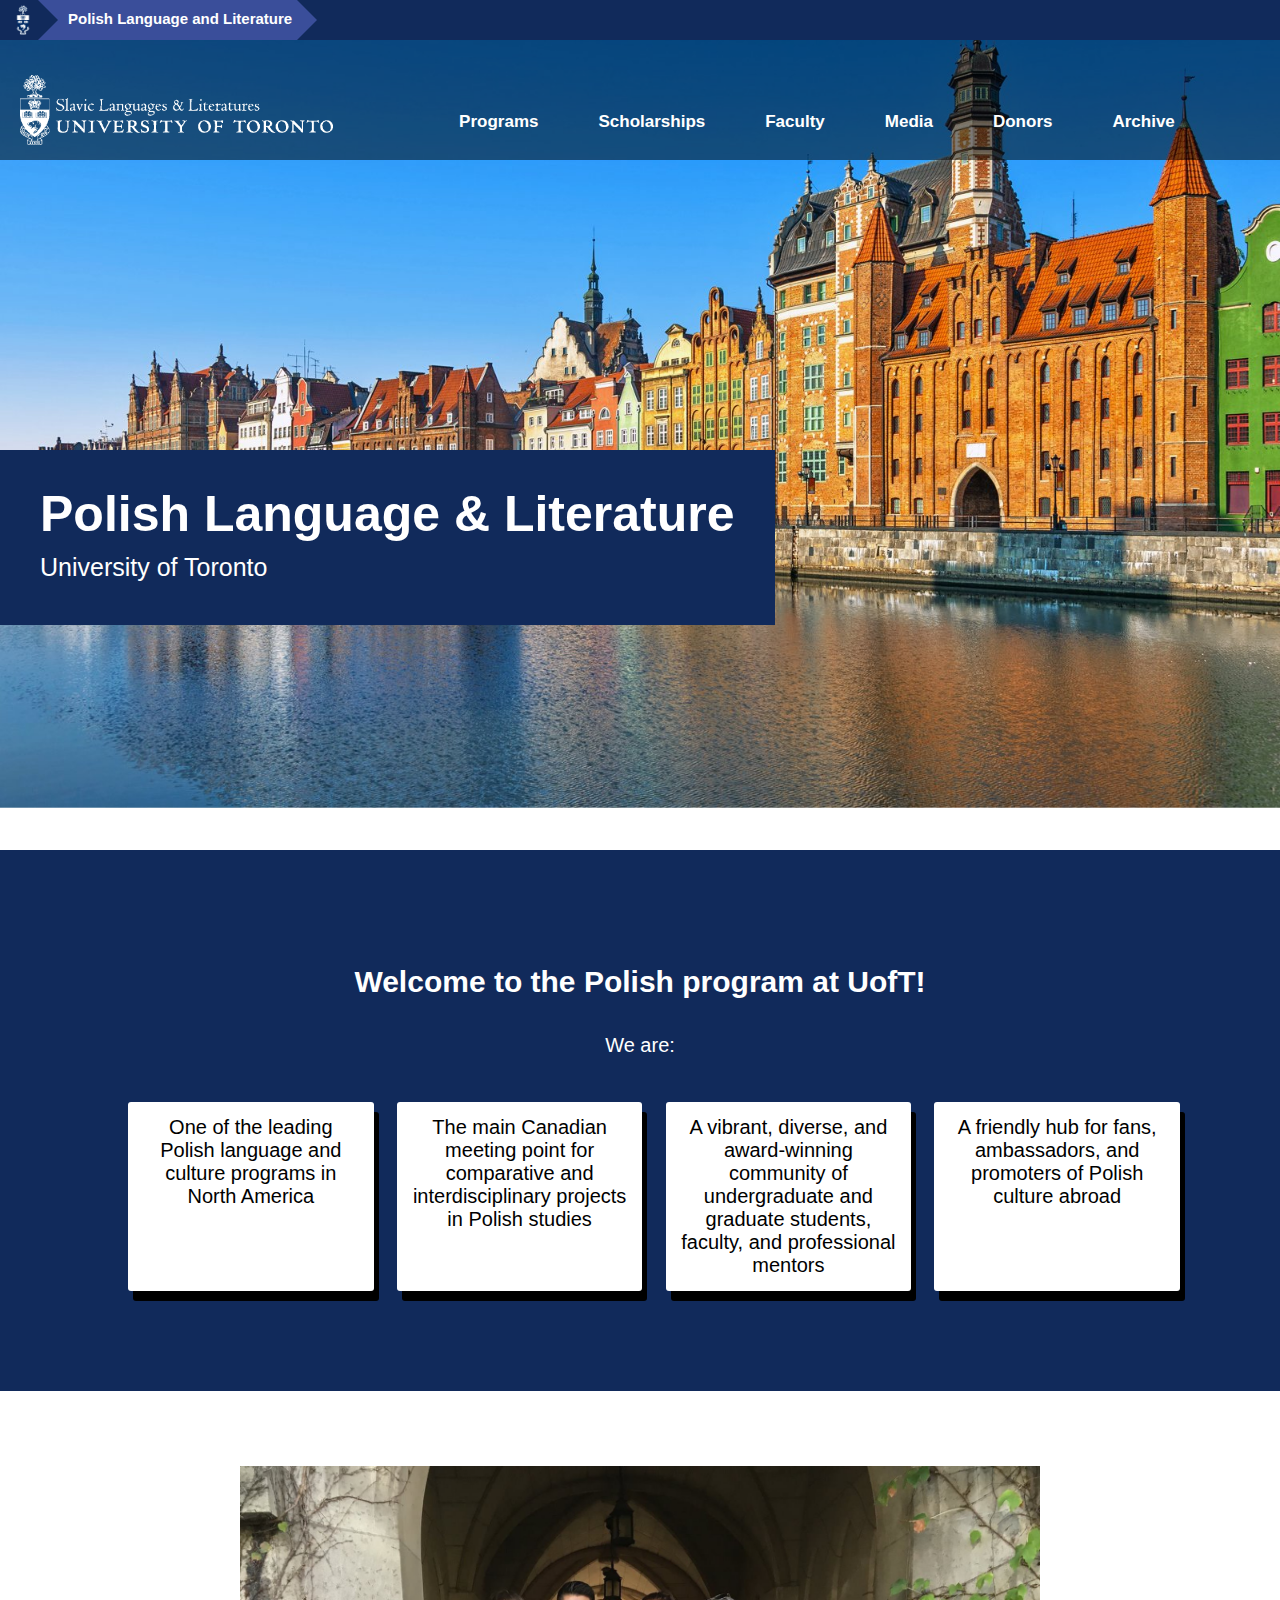
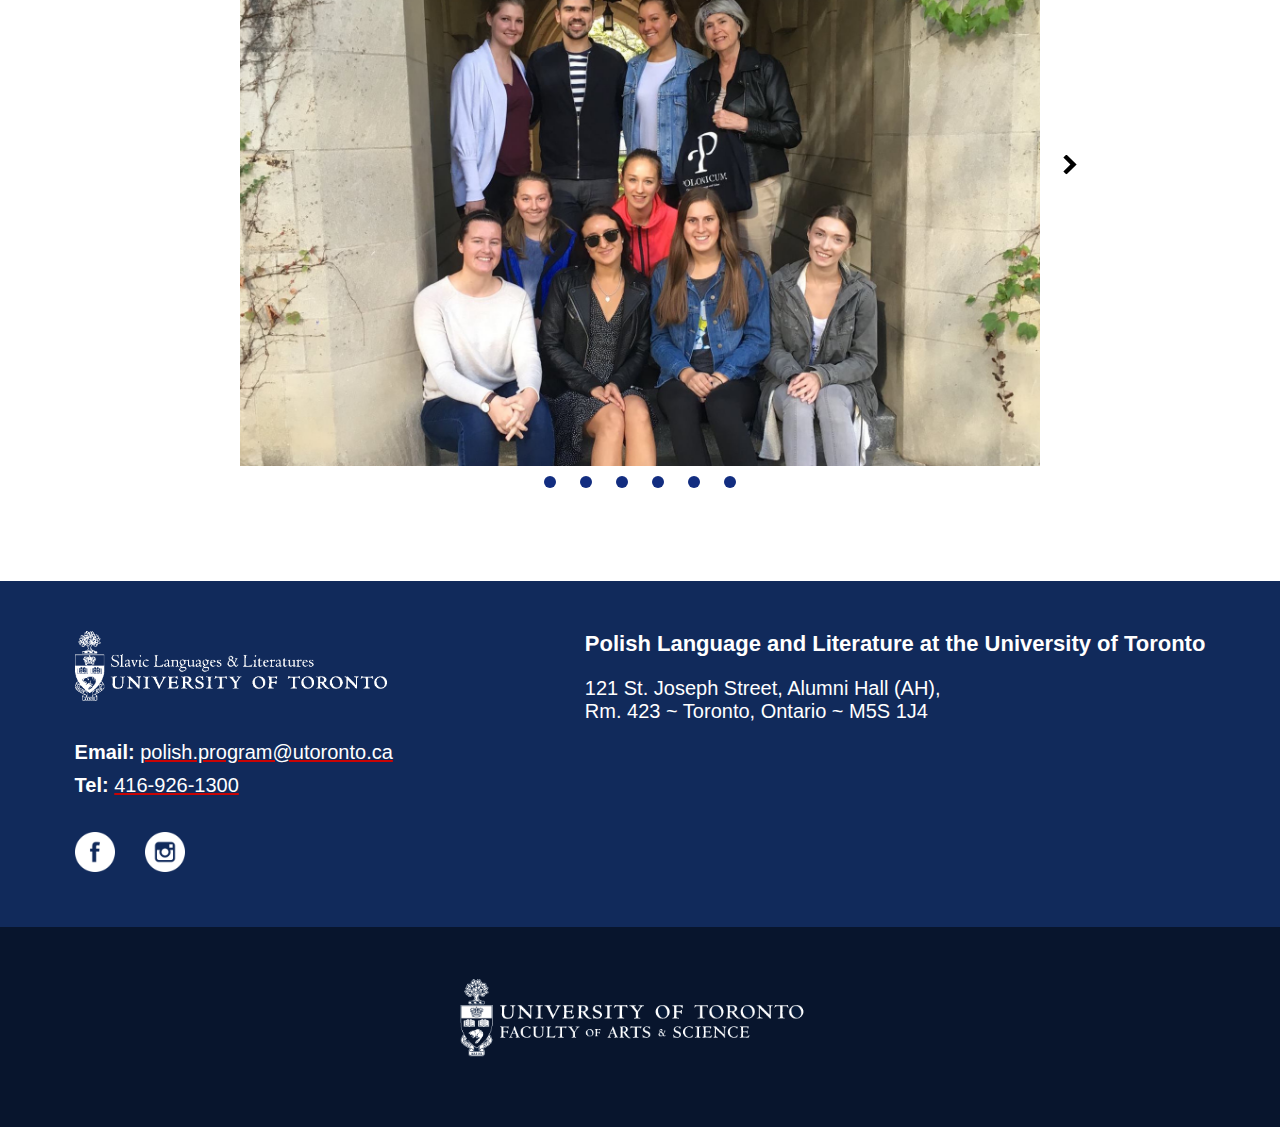
<file: index.html>
<!DOCTYPE HTML>
<html>

<head>
  <title>Polish Language and Literature at the University of Toronto</title>
  <meta name="description" content="website description" />
  <meta name="keywords" content="website keywords, website keywords" />
  <meta http-equiv="content-type" content="text/html; charset=utf-8" />
  <link rel="stylesheet" type="text/css" href="style/style.css" title="style" />
  <link rel="shortcut icon" href="http://sites.utoronto.ca/slavic/images/logoPolonistykafavicon.ico" type="image/x-icon" />
</head>

<body>
  <header>
    <div class="img-header">
        <li><a href="https://www.utoronto.ca/"><img src="style/coa.png" alt="UofT logo" height="30" width="30"></a></li>
    </div>
    <div class="title-header">
        <li><a href="index.html" class="slavic">Polish Language and Literature</a></li>
    </div>
  </header>
  <div class="banner">
    <img src="style/banner.jpg" alt="banner background image" class="banner-img">
    <div class="welcome">
      <h2><span style="font-size: 50px;"><b>Polish Language & Literature</b></span>
        <br><span style="font-size: 25px;">University of Toronto</span></h2>
    </div>
  </div>
  <div class="header2">
    <div class="sig"><a href="https://sites.utoronto.ca/slavic/"><img src="style/slavicsig.gif" alt="Slavic Sig" height="70"></a></div>
    <ul class="header2-links">
        <li><a href="programs.html">Programs</a></li>
        <li><a href="scholarships.html">Scholarships</a></li>
        <li><a href="faculty1.html">Faculty</a></li>
        <li><a href="media.html">Media</a></li>
        <li><a href="donors.html">Donors</a></li>
        <li><a href="archive.html">Archive</a></li>
    </ul>
  </div>
  <div class="we-are">
    <h1 class="we-are-greeting">Welcome to the Polish program at UofT!</h1>
    <h3>We are:</h3>
    <div class="panels">
      <div class="panel">One of the leading Polish language and culture programs in North America</div>
      <div class="panel">The main Canadian meeting point for comparative and interdisciplinary projects in Polish studies</div>
      <div class="panel">A vibrant, diverse, and award-winning community of undergraduate and graduate students, faculty, and professional mentors</div>
      <div class="panel">A friendly hub for fans, ambassadors, and promoters of Polish culture abroad</div>
    </div>
  </div>
  <br><br><br><br><br>
  <div class="carousel">
    <button class="carousel__button carousel__button--left is-hidden">
      <img src="Images/left.svg" alt="">
    </button>
    <div class="carousel__track-container">
      <ul class="carousel__track">
        <li class="carousel__slide current-slide">
          <img class ="carousel__image" src="Images/Poster.jpg">
        </li>
        <li class="carousel__slide">
          <img class ="carousel__image" src="Images/Promo.jpg">
        </li>
        <li class="carousel__slide">
          <img class ="carousel__image" src="Images/Easter.jpg">
        </li>
        <li class="carousel__slide">
          <img class ="carousel__image" src="Images/MeetingWithStudents.jpg">
        </li>
        <li class="carousel__slide">
          <img class ="carousel__image" src="Images/OlaAgnieszka.png">
        </li>
        <li class="carousel__slide">
          <img class ="carousel__image" src="Images/alumniHall.JPG">
        </li>
      </ul>
    </div>
    <button class="carousel__button carousel__button--right">
      <img src="Images/right.svg" alt="">
    </button>

    <div class="carousel__nav">
      <button class="carousel__indicator"></button>
      <button class="carousel__indicator"></button>
      <button class="carousel__indicator"></button>
      <button class="carousel__indicator"></button>
      <button class="carousel__indicator"></button>
      <button class="carousel__indicator"></button>
    </div>
  </div>

  <br><br><br><br><br>

  <div class="footer1">
    <div class="footer-left">
        <div class="sig2"><a href="https://sites.utoronto.ca/slavic/"><img src="style/slavicsig.gif" alt="Slavic Sig" height="70"></a></div>
        <div class="contact">
            <div class="mail">Email: <a href="mailto:polish.program@utoronto.ca" class="footer-link-text">polish.program@utoronto.ca</a></div>
            <div class="tel">Tel: <a href="tel:416-926-1300" class="footer-link-text">416-926-1300</a></div>
        </div>
        <div class="socials">
            <a href="https://www.facebook.com/groups/1523467424346411/"><img src="style/facebook.png" height="40"></a>
            <img src="style/instagram.png" height="40">
        </div>
    </div>
    <div class="footer-right">
        <div class="pll">Polish Language and Literature at the University of Toronto</div>
        <div class="address">121 St. Joseph Street, Alumni Hall (AH),
        <br>Rm. 423 ~ Toronto, Ontario ~ M5S 1J4</div>
    </div>
  </div>
  <div class="footer2">
      <img src="style/artsci_logo.png" height="100px">
  </div>
  <script src="js/carousel.js"></script>
</body>
</html>
</file>
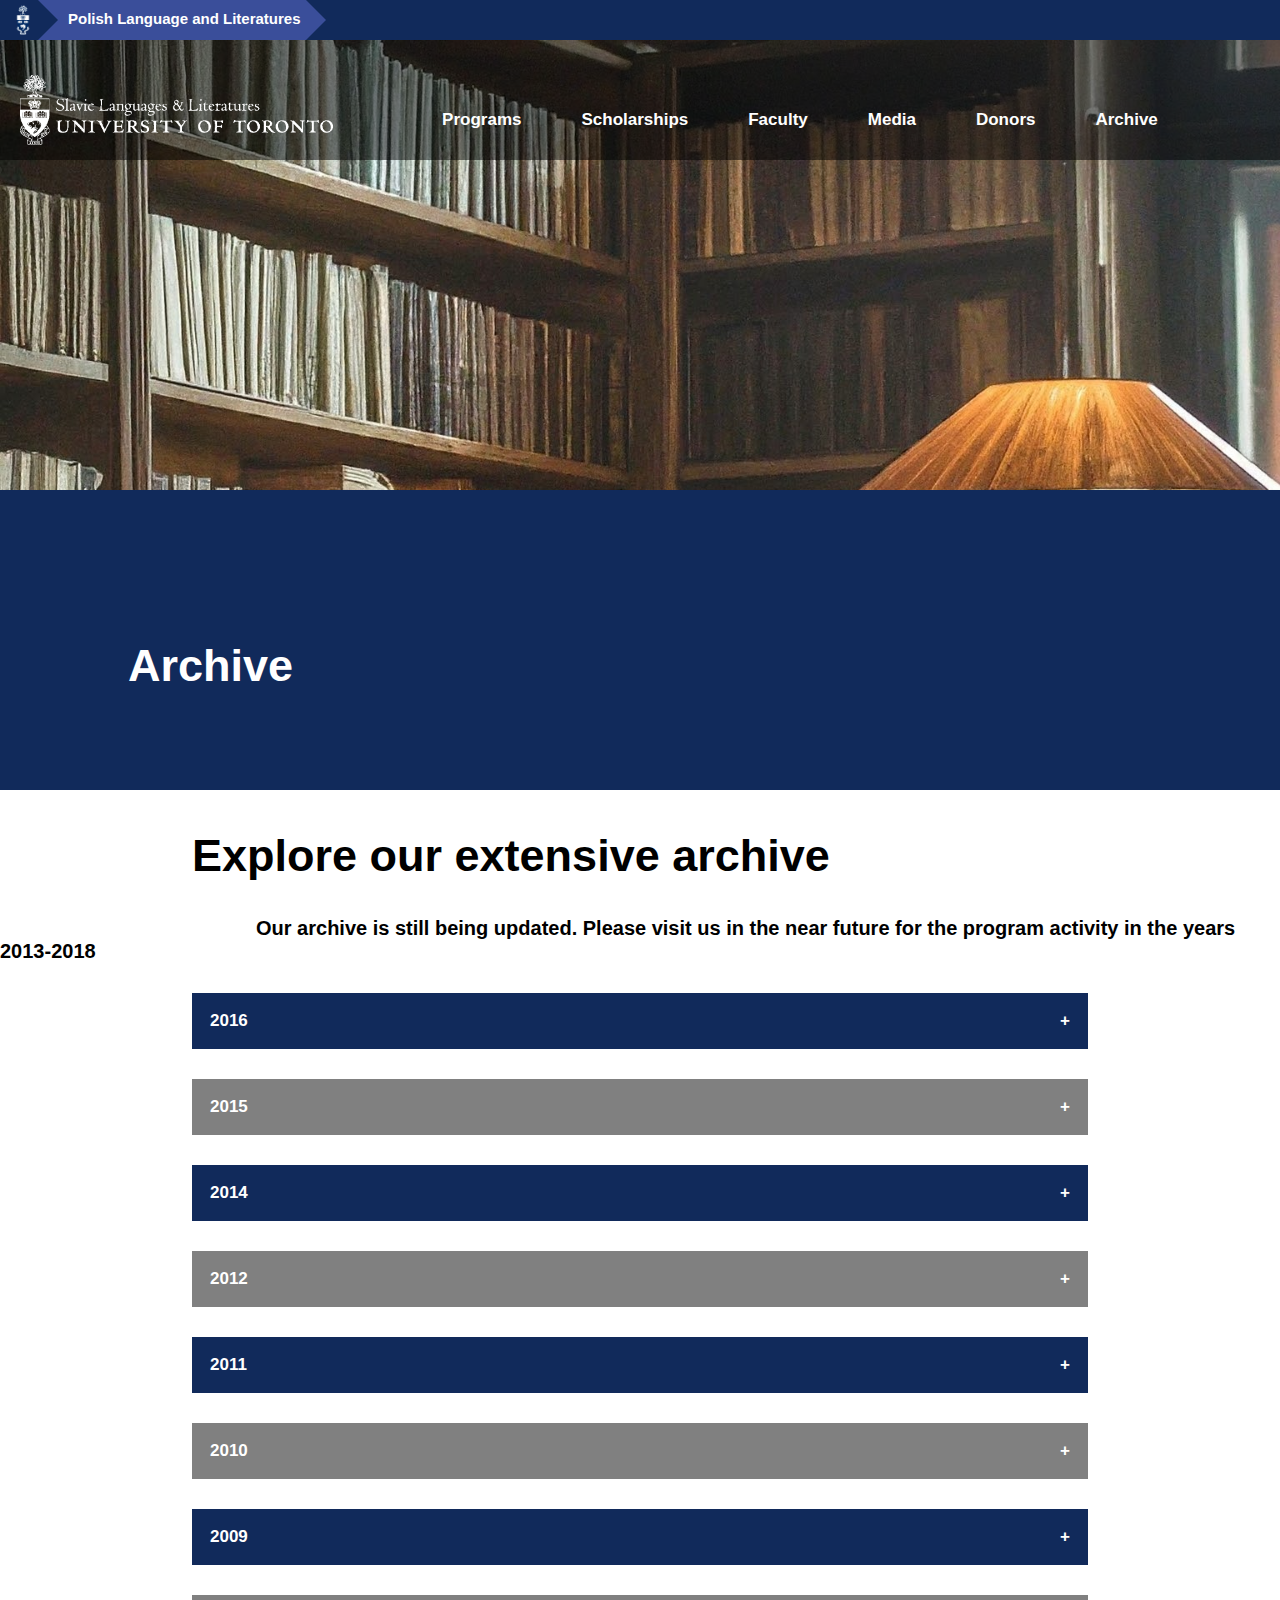
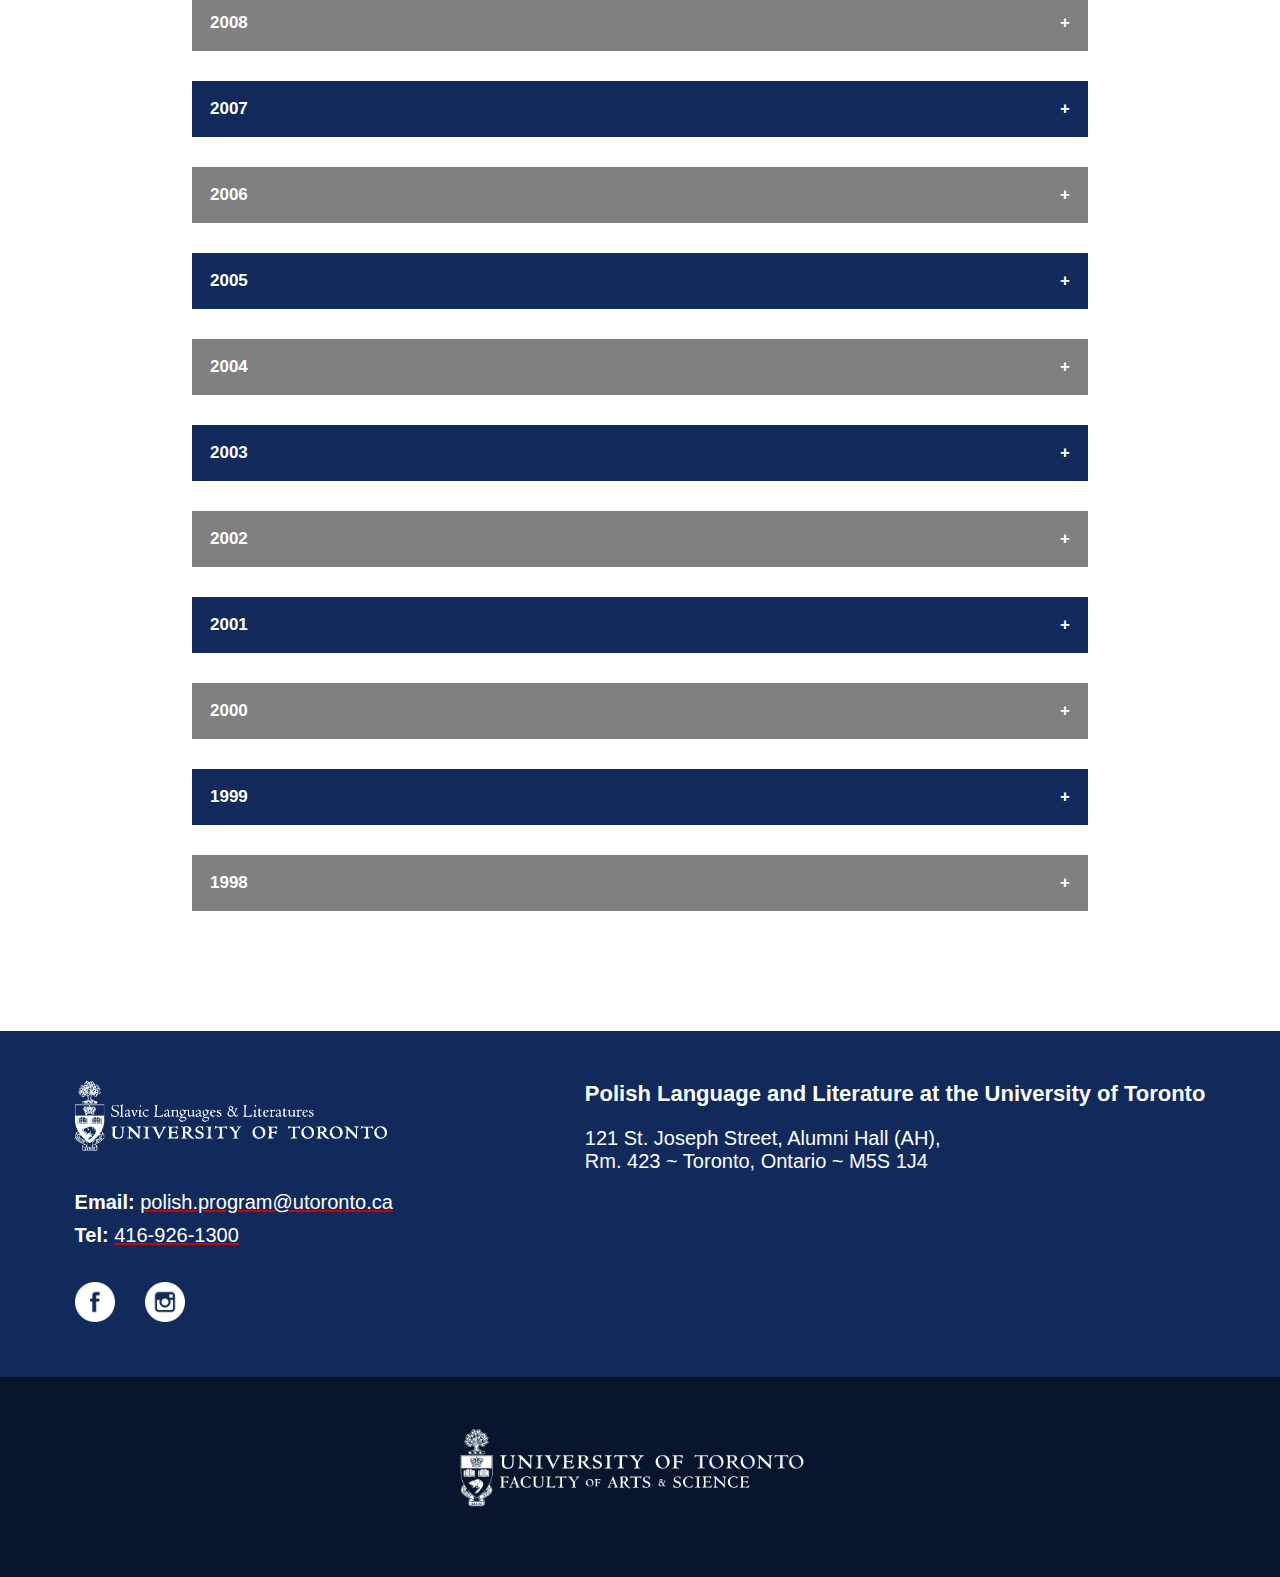
<file: archive.html>
<!DOCTYPE html>
<html>
    <head>
        <title>Archive - Polish Language and Literature at the University of Toronto</title>
        <meta name="description" content="website description" />
        <meta name="keywords" content="website keywords, website keywords" />
        <meta http-equiv="content-type" content="text/html;charset=utf-8"/>
        <link rel="stylesheet" type="text/css" href="style/style2.css" title="style" />
        <link rel="shortcut icon" href="http://sites.utoronto.ca/slavic/images/logoPolonistykafavicon.ico" type="image/x-icon" />
    </head>
    <body>
      <style>
        *{
          font-family: 'Calibri', sans-serif;
        }

        h4{
          color: #1E3765;
          font-size: 24px;
        }

        p{
          font-size: 18px;
        }
      </style>
        <header>
            <div class="img-header">
                <li><a href="https://www.utoronto.ca/"><img src="style/coa.png" alt="UofT logo" height="30" width="30"></a></li>
            </div>
            <div class="title-header">
                <li><a href="index.html" class="slavic">Polish Language and Literatures</a></li>
            </div>
        </header>
        <div class="poland-image">
            <img src="Images/library3.jpeg" class="image1">
        </div>
        <div class="header2">
            <div class="sig"><a href="https://sites.utoronto.ca/slavic/"><img src="style/slavicsig.gif" alt="Slavic Sig" height="70"></a></div>
            <ul class="header2-links">
                <li><a href="programs.html">Programs</a></li>
                <li><a href="scholarships.html">Scholarships</a></li>
                <li><a href="faculty1.html">Faculty</a></li>
                <li><a href="media.html">Media</a></li>
                <li><a href="donors.html">Donors</a></li>
                <li><a href="archive.html">Archive</a></li>
            </ul>
        </div>
        <div class="header3">
            <div class="header3-text">Archive</div>
        </div>
        <div class="scholarship-heading">Explore our extensive archive</div>
        <span class="scholarship-heading" style="padding-left: 20vw; font-size: 20px; font-weight: bold; padding-top: 40px; padding-bottom: 35px;">
          Our archive is still being updated. Please visit us in the near future for the program activity in the years 2013-2018
        </span>
        <br><br><br>
        <div class="scholarship-container">
            <button type="button" class="collapsible">2016<span>+</span></button>
            <div class="scholarship-content">
              <h4 align="center">March</h4><br>
              <p align="center"><b>March 29<br>
     Film screening: <em>Różyczka</em></b><br>
     Dr. Justyna Zych organized a screening of the Polish movie Różyczka, <br>
     directed by Jan Kidawa-Błoński, for the students of the Polish Program. </p><br>
              <p align="center"><b>March 22<br>
     Polish Book Club</b><br>
     The third meeting of the Polish Book Club, led by Dr. Justyna Zych, took place. <br>
     It was dedicated to the novel <em>Uwikłanie</em> by Zygmunt Miłoszewski.</p><br>
              <p align="center"><b>March 19 <br>
     Meeting with Andrew Borkowski</b><br>
     Dr. Justyna Zych organized a meeting with Andrew Borkowski, <br>
     Polish- Canadian writer, for the students of the Polish Program at UofT. <br>
     Andrew Borkowski led a guided tour in Roncesvalles Village, a Polish neighbourhood in Toronto, and talked about his book Copernicus Avenue.</p><hr>
              <br>
               <h4 align="center">February</h4><br>
              <p align="center"><b>February 23<br>
     Polish Book Club Meeting</b><br>
     The second meeting of the Polish Book Club, led by Dr. Justyna Zych, took place.<br>
     The club members discussed the novel <em>Siódemka</em> by Ziemowit Szczerek.</p><br>
              <p align="center"><b>February 11 <br>
                     <em>Fighting Poland </em></b><br>
     Students of the Polish Program with Dr. Justyna Zych participated in the opening of the exhibition Fighting Poland at the Munk School of Global Affairs.</p><br>
              <p align="center"><b>February 9 <br>
     Polish Politeness &amp; Savoir-Vivre</b><br>
     Dr. Justyna Zych organized a special event, &quot;Polish Politeness &amp; Savoir-Vivre&quot; for<br>
     all the students of the Polish Program at UofT.</p><hr>
              <br>
               <h4 align="center">January</h4><br>
               <p align="center"><b>January 26<br>
     Polish Book Club</b><br>
     The first meeting of the Polish Book Club, led by Dr. Justyna Zych, took place. The<br>
     participants shared their interpretations of the book <em>Włoskie</em> <em>szpilki</em> by Magdalena Tulli.</p> <br>                
              <p align="center"><b>January 19 <br>
     Polish Language Games</b><br>
     The Polish Program held the event: Polish Language Games, hosted by Dr. Justyna<br>
     Zych.
     <br>           
     <hr>
            </div>
            <br><br>
            <button type="button" class="collapsible" style="background-color: grey;">2015<span>+</span></button>
            <div class="scholarship-content">
              <h4 align="center">December</h4><br>
                <p align="center"><b>December 8<br>
  Wigilia <br>
                </b>The Polish Program held the event: Wigilia - Christmas Meeting for Students, led by Dr. Justyna Zych</p><br>
                <p align="center"><b>December 8 <br>
                    <em>Witkacy: Soul and Form</em><br>
</b>Prof. Tamara Trojanowska presented a 45- minute paper during a one-day<br>
colloquium, titled, “Witkacy: Soul and Form”, organized by the The Hejna Chair in Polish
Language and Literature at the University of Illinois at Chicago, upon the occasion of the 130th
anniversary of Stanisław Ignacy Witkiewicz’s birth.</p><br>
                <p align="center"><b>December 4 <br>
                </b>Prof<b>.</b> Edyta Bojanowska (Rutgers University) gave a talk entitled “Pineapples in<br>
Petersburg, Cabbage Soup on - the Equator: Imperialism, - Globalization, and Ivan Goncharov’s Travels in Asia.”</p><hr>
                <br>
                <br>
                <h4 align="center">November</h4><br>
                <p align="center"><b>November 16</b> <br>
                    <b>Film Screening</b><br>
  The unique film<em> Powstanie Warszawskie</em> - (Warsaw Uprising), made entirely from<br>
  documentary materials of the original chronicles, was presented at the Slavic Department. The screening was followed by a Q&amp;A with the director Jan Komasa hosted by Dr. Justyna Zych.</p><br>
           <p align="center"><b>November 5 </b> <br>
                    <b>Polish Board Games</b><br>
  The Polish Program organized a special event of Polish board games for students<br>
  interested in Polish language and culture, hosted by Dr. Justyna Zych.</p><hr>
           <br>
           <br>
           <h4 align="center">October</h4><br>
           <p align="center"><b>October 31 </b> <br>
                    <em><b>Chopin Without Piano</b></em><br>
  Prof. Tamara Trojanowska took part in the post-show panel discussion of Michał Zadara and 
  Barbara Wysocka’s performance, <em>Chopin Without Piano</em> (with Bassem Akiki conducting the 
  Chamber Orchestra of Philadelphia), in Philadelphia on October 31. </p><br>          
           <p align="center"><b>October 24</b> <br>
             <b>International Festival of Authors</b><br>
Students of the Polish Program at UofT with Dr. Justyna Zych went to the International Festival of Authors in Harbourfront Centre to attend the interview with Witold Szabłowski, famous Polish journalist and writer who talked about his book <em>Zabójca z miasta moreli</em> (translated into English as <em>The Assassin from Apricot City</em>).  </p><hr>      
           <br>
           <br>
           <h4 align="center">September
           </h4><br>
           <p align="center"><b>September 22<br>
  Polish Trivia Night </b><br>
  Dr. Justyna Zych organized a special event of Polish trivia for all the students<br>
  attending Polish language courses at UofT.</p><hr>
                <br>
                <br>
                <h4 align="center">March</h4><br> 
                <p align="center"><b>March 30</b><br>
  Dr. Justyna Zych gave a talk entitled &quot;Reception of Psychoanalysis in France and in Poland and the Influence of Freud's Theory on French and Polish Literary Criticism in the First Decades of the 20th Century&quot; at the Slavic Department.</p><hr>
                <br>
                <br>
                <h4 align="center">February</h4><br>
                <p align="center"><b>February 24<br>
                      </b>The Polish Students Association in collaboration with the Polish Language and<br>
                      Literature Program at UofT organized a screening of the famous Polish comedy <em>Poszukiwany, poszukiwana</em>.</p><br>
                <p align="center"><b>February 12<br>
                    <em>Margarete</em> by Janek Turkowski</b><br>
Students of the Polish Program with Dr. Justyna Zych attended the play <em>Margarete </em> by Janek Turkowski at the Theatre Centre. It was presented by Polish Theatre Kana, which came to Toronto to participate in the Progress Festival.</p><br>
                <p align="center"><b>February 9</b><br>
Students of the Polish Program went with Dr. Justyna Zych to the Theatre Centre to participate in the opening of the exhibition dedicated to Witkacy’s work</p><br>
                <p align="center"><b>February 9</b><br>
                  Witkacy’s “Great
                  Nonsense” opened at the Theatre Centre. The opening of the exhibition was followed by Prof. Tamara Trojanowska’s lecture “Witkacy Performer”.</p><hr>
                <br>
                <br>
                <h4 align="center">January</h4><br>
                <p align="center"><b>January 20 <br>
                      </b>The Polish Program organized a special event of Polish trivia for all the students attending Polish language courses at UofT.</p><br>
                <p align="center"><b>January 16<br>
                    <em>Villa Toronto</em></b><br>
Students of the Polish Program went with Dr. Justyna Zych to the Union Station to<br>
see the exhibition <em>Villa Toronto</em>, featuring works by Polish contemporary artists.</p><br>
                <p align="center"><b>January 9 <br>
                  </b> Students of the Polish Program went with Dr. Justyna Zych to the Munk School of<br>
  Global Affairs to participate in the opening of the exhibition From War to Victory, 1939-1989.<br>
           </p><hr>
            </div>
            <br><br>
            <button type="button" class="collapsible">2014<span>+</span></button>
            <div class="scholarship-content">
              <h4 align="center">November</h4>
                <p align="center"><b>November 16<br>
  </b>Prof. Tamara Trojanowska hosted a panel of Polish-Canadian writers, including Andrew
  Borkowski, Jowita Bydlewska, Eva Stachniak and Ania Szado, at INSPIRE, the International Book Fair in Toronto.</p>
                <p align="center"><b>November 5 <br>
Ekran Film Festival</b><br>
Students of the Polish Program with Dr. Justyna Zych participated in the opening of the Ekran Polish Film Festival in the Revue Cinema in Roncesvalle</p>
                <br>
                <br>
                <h4 align="center">October</h4>
                <p align="center"><b>October 13<br>
  Polish Board Games </b> <br>
  Dr. Justyna Zych organized Polish board games night for all the students attending<br>
  Polish language courses at UofT</p>
                <p align="center"><b>October 6 <br> 
                  </b>
The Slavic Department presented a lecture by Professor Andrzej Nowak: &quot;Western 'Appeasement' and its Eastern European Victims: From World War One to World War Three.&quot;</p>
                <br>
                <br>
                <h4 align="center">September</h4>
                <p align="center"><b>September 23<br>
  Shakespeare in Polish Posters</b> <br>
  The Slavic Dept. presented a richly illustrated lecture by Dr. Zbigniew Latala<br>
  (Cracow University of Technology), entitled &quot;Shakespeare in Polish Posters.&quot;<br>
           </p>
            </div>
            <br><br>
            <button type="button" class="collapsible" style="background-color: grey;">2012<span>+</span></button>
            <div class="scholarship-content">
              <h4 align="center">November</h4>

                    <p align="center"><b>November 20<br>AT THE CULTURAL CROSSROADS</b><br>
                      Award-winning novelist <b>Ewa Stachniak</b>,<br>
                      the author of <i>The Winter Palace</i><br>
                      <br>
                      in conversation with actress and visual artist from Los Angeles,<br>
                      <b>Beata Pozniak Daniels</b><br>
                      (the voice of the audio version of <i>The Winter Palace</i>)</p>
                    <p align="center">Charbonnel Lounge, Elmsley Hall<br>
                      81 St. Mary Street, Toronto</p>
                    <p align="center">Screen-play &amp; Directing: Miroslaw Polatynski<br>
                      Sound &amp; multimedia: Bogdan Paszkiewicz<br>
                      Interviewer: Louiza Szacon</p>
                      
                     <br> 
                      
            <h4 align="center">October</h4>
            
                    <p align="center"><b>October 24</b> <br>EKRAN Toronto Polish Film Festival<br>
                    &amp;The Consulate General of The Republic of Poland<br>
                    &amp;<br>
                      University of Toronto<br>
                      Department of Slavic Languages and Literatures<br>
                       <br>
                      Present:</p>

                    <p align="center">Prof. Marek Haltof<br><b>Polish Film and the Holocaust: Politics and Memory</b><br>
                      Lecture and Book Signing</p>
                    <p align="center">Wednesday, October 24th, 2012, 6-8 p.m.<br>
                      Elmsley Hall, Charbonnel Lounge, 81 St. Mary Str. , Toronto</p>
                    <p class="p">During World War II, Poland lost more than six million people, including three million Polish Jews who perished in the ghettos and extermination camps built by Nazi Germany on occupied Polish territories. This book is the first to address the representation of the Holocaust in Polish film, and does so through a detailed treatment of several films, which the author frames in relation to the political, ideological, and cultural contexts of the times in which they were created.</p>
                    <p class="p">Professor Marek Haltof joined the faculty of Northern Michigan University in 2001. Since completing his doctoral dissertation in 1995, he has published several books in English and Polish on the cultural histories of Central European and Australian film. His most recent book is Polish Film and the Holocaust: Politics and Memory (New York: Berghahn Books, 2012). Prof. Haltof specializes in Central European Cinema, Australian Cinema; Film and Propaganda; Authorship and Art Cinema (Krzysztof Kieslowski, Peter Weir, Roman Polanski).<br>
           </p>
                    <br><br>
            
            <h4 align="center">September</h4>
                    <p align="center"><b>September 18</b> <br>
                    <p align="center">The Department of Slavic Languages and Literatures/b><br>
                      at the University of Toronto<br>
                      Presents<br>
                    </p>
                    <p align="center"><b>"WRITING ON THE EDGE OF TWO CULTURES"</b><br>
                       <br>
                      September 18, 2-4pm<br>
                      Charbonnel Lounge, Elmsley Hall<br>
                      81 St. Mary Street<br>
                      <br>
                      Our guests:</p>
                    <p align="center"><b>ANDREW BORKOWSKI</b><br>
                    "An End to Silence: How a Lost Generation Can Recover Its Voice."</p>
                    <p class="p">Toronto-based writer, editor, journalist, musician. He has published articles in the Globe and Mail, the Canadian Forum, Quill &amp; Quire, TV Guide, and the Los Angeles Times, and contributed as an editor to titles published by John Wiley and Sons Canada, McGraw-Hill Ryerson, Pearson Canada and D&amp;M Publishers. His debut collection of short stories, <i>Copernicus Avenue</i> (2011) has won the 2012 Toronto Book Award.</p>
                    <p align="center"><b>ANTANAS SILEIKA</b><br>
                    "Nowhere Land"</p>
                    <p class="p">Novelist, critic, director of the Humber School for Writers in Toronto, author of numerous novels, including <i>Dinner at the End of the World</i> (1994), <i>Woman in Bronze</i> (a Globe Best Book of 2004), <i>Underground</i>  (named as one of the Globe and Mail’s 100 Best Books of 2011), and of a collection of linked short stories, <i>Buying On Time</i> (1997). The latter was nominated for the City of Toronto Book Award and the Stephen Leacock Award for Humor.</p>
                    <p align="center"><b>EVA STACHNIAK</b><br>
                    "Immigration and Identity: Becoming a Canadian Writer"</p>
                    <p class="p">Novelist, short stories writer, radio broadcaster, college English and Humanities lecturer. Her debut short story, "Marble Heroes" (1994) was followed by four novels: <i>Necessary Lies</i> (a winner of the Amazon.com/Books in Canada First Novel Award in 2000), <i>Garden of Venus</i> (translated into several languages), <i>Dysonans</i> (2009), and the bestselling <i>Winter Palace</i> (2012).</p>
                    <p align="center"><b>JOANNA TRZECIAK</b><br>
                    "Mystery That Grows: On Translating Tadeusz Rozewicz"</p>
                    <p class="p">Teaches in the Translation Studies and creative writing programs at Kent State University. She has translated Nabokov into Russian and Joseph Brodsky into English. Her book-length translations from the Polish include <i>Miracle Fair: Selected poems of Wisława Szymborska</i> (winner of THE 2001 Heldt Translation Prize) and <i>Sobbing Superpower: Selected Poems of Tadeusz Różewicz</i> (shortlisted for the 2012 Griffin Poetry Prize).  Her translations have appeared in The New Yorker, The New Republic, Atlantic Monthly, Harper's, Poetry, Paris Review, among others.</p>
                    
                    <br><br>
                    
                    
             <h4 align="center">March</h4>
                     <p align="center"><b>March 18</b><br>
                      The Polish Students&rsquo; Association at the University of Toronto celebrates its 60th birthday and presents:</p>
                      <p align="center"><b>Spring Soirée: A Concert for Polish Studies</b><br>a fundraising event for the Council for Support of Polish 	Studies at the University of Toronto<br><br>John Paul II Polish Cultural Centre<br>4300 Cawthra Road, Mississauga.
                      
                     <p align="center"><b>March 8</b><br>
                     <b>Starring Madame Modjeska. On Tour in Poland and America</b><br>
                     A public lecture by Professor Beth Holmgren<br>6pm, Carr Hall, Father Madden Hall<br>100 St. Joseph St.</p> <br>
                    
                     <p align="center"><b>March 3-4</b><br>
                      Polish Universities Fair at UofT (Hart House)</p><br>
                    
                    
                   <p align="center"><b>March 1</b> <br>
                      Film Screening #4: <b><br>Chłopaki nie płaczą (Boys Don't Cry)</b><br>Carr Hall 404, 7pm</p>
                      
              <br><br>
                      
                    
             <h4 align="center">February</h4>
                    <p align="center"><b>February 3-29</b><br>
                      Exhibition THE PHENOMENON OF SOLIDARITY<br> at<br>the Munk School of Global Affairs, UofT<br> 1 Devonshire Place, Toronto</p>
                      
                    <p align="center"><b>February 29</b><br>
                      Professor M. Tarnawsky's Cossack Film Series:<br> <em>Ogniem i mieczem</em> <em>(With Fire and Sword)</em><br>Brennan Hall, room 200 (Sam Sorbara Auditorium), 7pm</p>
            </div>
            <br><br>
            <button type="button" class="collapsible">2011<span>+</span></button>
            <div class="scholarship-content">
              <h4 align="center">December</h4>
             		<p align="center"><b>December 6</b><br>Christmas Eve Party<br>Centre for International Experience Lobby, 6 p.m.</p>
               
               		<br><br>
               
              <h4 align="center">November</h4>
                    <p align="center"><b>November 29</b><br>
                    Andrzejki / St. Andrew's Eve Party<br>Slavic Department Lounge Room (Alumni Hall, 4th floor), 7 p.m.</p>
                      
                    <br><br> 
                      
                    <p align="center"><b>November 17</b><br>
                  	Film Screening #3:<br><b><i>Beats of Freedom</i></b><br>Carr Hall 403, 7 p.m.
                    </p>
                    
                    <br>
              
                    <p align="center"><b>November 3</b><br>Film Screening #2:<br><b><i>The Way Back</i></b><br>Carr Hall 403, 7 p.m.</p>
               
                    <br>
                    
              <h4 align="center">October</h4>
                    
                    <p align="center"><b>October 27</b><br>Film Screening #1:<br>
                    <b><i>Body</i></b><br>Carr Hall 403, 7 p.m.</p>  
                    
                    <br>
              
              <h4 align="center">September</h4>
                    <p align="center"><b>September 24<br>International Symposium<br>"CZESŁAW MIŁOSZ: MULTIPLE WORLDS, GAME OF FORMS"</b></p>
                    
                    <p align="center"><img src="Images/milosz_plakat.jpg"></p>
                    
                    <p><b>Program:</b></p>
                    <p class="p"> <b>9:00</b> Coffee <br>
                    <br>
                    <b>9:15</b> Opening remarks<br>
                    Tamara Trojanowska (University of Toronto), Stanisław Latek (Polish
                    Institute of Arts and Sciences, Canada)<br>
                    <br>
                    <b>9:30–10:15</b> <i>Miłosz, the Public Figure</i><br>
                    Ryszard Nycz (Jagiellonian University), "Czesław Miłosz:
                    Twentieth-century Poet in the Public Realm." <br>
                    <br>
                    <b>10:15–10:40</b> Coffee break and performance<br>
                    Artistic Conceptualization: Antje Budde (UC Drama and Centre for
                    Comparative Literature, UofT), Teresa Sorska-Rybarczyk (Eurodeco
                    Planning Consultants), Tamara Trojanowska (UC Drama and Slavic
                    Department)<br>
                    Director: Antje Budde<br>
                    Performers: Alex Baczynskyj, Alexandra Dąbrowski, Kevin Kashani, Polly
                    Phokeev<br>
                    Stage Manager: Una Ruud<br>
                    Technical Assistance: Doug Hamilton<br>
                    <br>
                    <b>10:40–12:40</b> <i>Miłosz, the Versatile Thinker</i><br>
                    Kris Van Heuckelom (Leuven Catholic University), "Czesław Miłosz:
                    Between Pastiche and Confession."<br>
                    Marek Zaleski (Institute of Literary Research, "Polish Institute of
                    Arts and Sciences), "Miłosz: See Under Love."<br>
                    Włodzimierz Krysiński (University of Montreal), "Czesław Miłosz and the
                    So-called Lyrical 'I' in Modern Poetry."<br>
                    <br>
                    <b>12:40–2:00</b> Lunch break<br>
                    <br>
                    <b>2:00–4:00</b> <i>Miłosz in Contexts</i><br>
                    Bożena Karwowska (University of British Columbia), "Reading Miłosz in
                    Exile."<br>
                    Małgorzata Smorąg-Goldberg (University of Paris IV-Sorbonne),
                    "In the Mirror of Zygmunt Hertz, or the Epistolary Alliance of Two
                    Dissidences. Czesław Miłosz and the 'Stance' of <i>Kultura</i>."<br>
                    Marie Bouvard (University of Bordeaux 3), "'And Greece/Who Remembers Here.'
                    America in the Poetry of Czesław Miłosz (1945-1950)".<br>
                    <br>
                    <b>4:00-6:00</b> Dinner break<br>
                    <br>
                    <b>6:00</b> Poetry Evening with Piotr Sommer<br>
                    </p>
                    <p align="center"><b>Organizers</b><br>
                    Department of Slavic Languages and Literatures at the University of
                    Toronto<br>
                    Polish Institute of Arts and Sciences, Canada<br>
                    Polish Academy of Arts and Sciences, Poland</p>
                    
                    <br><br>
                 
      
                 
            		<p align="center"><b>September 26<br>"Where American Poetry Ended Up and How Polish Poetry Started Again"</b><br>
                     A Public Lecture by Piotr Sommer, Polish Poet</p>
                    <p align="center"><img src="Images/PiotrSommerLecture.png" width="580" height="450"></p>
                    
                    <br>
                    
      			
            		<p align="center"><b>September 26<br>             
                     The Philosophy of the Human Person and Human Rights<br>in the Thought of Karol Wojtyła/ John Paul II</b></p>
                    
                    <p align="center">A public lecture by<br><b>Alfred Marek Wierzbicki</b><br>
                    Director of the John Paul II Institute at the Catholic University of Lublin, Poland</p>
                    <p align="center">
                    September 29, 2011 at 4 p.m., reception to follow<br>
                    Charbonnel Lounge<br>
                    81. St. Mary's Street
                    </p>
                   
                    <br><br>
                    
                    
       		<h4 align="center">March</h4>
                    <p align="center">Fundacja im. Adama Mickiewicza w Kanadzie<br>
                    (he Adam Mickiewicz Foundation in Canada)<br>
                    and<br>
                    Polish Language and Literature Program<br>
                    at the University of Toronto<br>
                    <br>
                    are sponsoring a lecture<br>
                    <br>
                    <b>Mieczysław B. Biskupski<br>
                    <i>Hollywood’s Portrayal of Poland</i></b></p>
                    <p align="center">Thursday, March 24, 2011, at 7 p.m.<br>
                    University of St. Michael’s College<br>
                    121 St. Joseph Street, Toronto<br>
                    Alumni Hall, Room 400</p>
                    <p align="justify"> Prof. Biskupski is holder of the Chair in Polish
                    and Polish American Studies at Central Connecticut State University and
                    author of the recently published book <i>Hollywood’s War with Poland,
                    1939–1945</i> </p>
            </div>
            <br><br>
            <button type="button" class="collapsible" style="background-color: grey;">2010<span>+</span></button>
            <div class="scholarship-content">
              <h4 align="center">November</h4>
                    
                    <p align="center"><b>November 23<br>
                    An evening with Olga Tokarczuk</b></p>
                    
                    <p class="p">Olga Tokarczuk is one of the most popular and highly esteemed (by both
                    critics and the reading public) writers in contemporary Poland, a
                    winner of prestigious literary awards, including Polish Publishers’
                    Association and Koscielski Awards, and the 2008 ‘Nike’ for her novel
                    ‘Runners’.</p>
                    <p align="center"
                    Monday, November 23, 6 p.m. <br>
                    Charbonelle Lounge, 81 St. Mary St.
                    </p>
                    
                    <br>
                    
                    <p align="center"><b>November 22<br>Spotkanie z profesor Marią Kornatowską</b> (<i>Polska
                    Szkoła Filmowa</i>)<br>
                    Dyskusja o współczesnym polskim kinie.<br>
                    <br>
                    Monday, November 22, 6 p.m.<br>
                    Charbonelle Lounge, 81 St. Mary St.</p><br>
                    
               <h4 align="center">April</h4>
                    <p align="center">Polish Language and Literature Program's Open House
                    for the Polish High Schools</p>
            </div>
            <br><br>
            <button type="button" class="collapsible">2009<span>+</span></button>
            <div class="scholarship-content">
              <h4 align="center">November</h4>
                
                    <p align="center"><b>November<br>Czego nowoczesny poeta szuka w teatrze?
                    Bialoszewski i Herbert."</b><br>
                    Wykład Prof. Jacka Kopcińskiego<br>
                    (IBL PAN, Uniwersytet im. Kardynała Stefana Wyszyńskiego w Warszawie)</p>
                    <br>

                    <p align="center"><b>November 19-21</b>International Conference<br>
                    "After the wall was Over: Performing the New Europe"</b></p>

					<p class="p">Organized by Profs. Pia Kleber and Tamara Trojanowska and hosted by
                    University College Drama Program, the conference gathered international
                    scholars and artists from Canada, Germany, Italy, Poland, Scotland,
                    Sweden, and the United States. It celebrated the 20th anniversary of
                    the end of communist rule in Eastern Europe and critically assessed the
                    consequences of this monumental change through discussions about
                    theatre and performing arts. The conference was accompanied by an
                    exhibition, <i>The Decade of Solidarity</i>, organized by the
                    Consulate General of the Republic of Poland, and featured a photo
                    exhibit in the Consulate General of the Republic of Germany. The
                    organizers also presented a new documentary, <i>Up Against the Wall</i>,
                    by Eileen Thalenberg and hosted the director at the screening.</p> 
            </div>
            <br><br>
            <button type="button" class="collapsible" style="background-color: grey;">2008<span>+</span></button>
            <div class="scholarship-content">
              <h4 align="center">October</h4>
                    <p align="center"><b>BATTLE FOR WARSAW</b><br>by<br><b>Wanda Koscia</b></p>
                    <p class="p">The Department of Slavic Languages and Literatures with the support of the Adam Mickiewicz Foundation invites you
                     to the screening of the BBC documentary <b>Battle for Warsaw</b> by Wanda Koscia.</p>
                    <p align="center">Monday, October 20, 6:30 pm<br>Emmanuel College (75 Queen's Park Crescent), room 00<br></p>
            </div>
            <br><br>
            <button type="button" class="collapsible">2007<span>+</span></button>
            <div class="scholarship-content">
              <h4 align="center">November</h4>
                    <p align="center"><b>November 1<br>THE WRITINGS OF JOSEPH CONRAD - THREE PERSPECTIVES</b></p>
    
                    <p><b>Program:</b></p>
                        
                    <p class="p">
                        
                        <b>9:30 - 10:20</b><br>
                        Martin Bock (University of Minnesota Duluth)<br>
                        "Toward a Nosology of Conrad's Fiction."
                        <br><br>
                        <b>10:20-10:35</b><br> coffee break
                        <br><br>
                        <b>10:35-11:25</b><br>
                        Wieslaw Krajka (University of Maria Sklodowska-Curie in Lublin, Poland)<br>
                        "Conrad's Polishness."
                        <br><br>
                        <b>11:25-12:15</b><br>
                        George Gasyna (University of Illinois at Urbana-Champaign)<br>
                        "Proxies of Nation: The Politics of Modernism in Joseph Conrad's
                        'Nostromo'."
           </p>
                        
                        <br>
                        
                        <p align="center">
                        <b>Sponsored by</b><br>Department of Slavic Languages and Literatures<br>Centre for Comparative Literature<br>
                        Centre for European, Russian and Eurasian Studies<br><br><b>Co-sponsored by</b><br>
                        Consulate General of the Republic of Poland in Toronto</p>
            </div>
            <br><br>
            <button type="button" class="collapsible" style="background-color: grey;">2006<span>+</span></button>
            <div class="scholarship-content">
              <h4 align="center">March</h4>
                     
                     <p align="center"><b>March 1</b><br>
                     Professor Marek Jan Chodakiewicz (The Institute of World Politics)<br><b>"Between Nazis and Soviets: 
                     A micro-study of war and revolution, 1939-1947.</b></p>
                     <p align="center">Co-sponsored by the Władysław and Nelli Turzański Foundation.</p>
                     
              <h4 align="center">February</h4>
                     <p align="center"><b>February 2-5<br>International Conference<br>
                      IN SEARCH OF (CREATIVE) DIVERSITY: <br>NEW PERSPECTIVES IN POLISH LITERARY AND CULTURAL STUDIES ABROAD</b></p>
                     <p align="center">St. Michael's College<br>
                    	Carr Hall Building<br>
                    	Father Madden Hall<br>
                    	100 St. Joseph St.<br>
                    </p>
                    
                    <p align="center">THURSDAY, FEBRUARY 2, 2006</p>
                    <p>
                    <b>MORNING SESSIONS:</b></p>
                    
                    <p class="p">
                    <b>8:30 - 9:00</b> OPENING REMARKS<br>
                    
                    Pekka Sinervo, Dean, Faculty of Arts and Science<br>
                    Christina Kramer, Chair of the Department of Slavic Languages and Literatures<br>
                    Tamara Trojanowska, Polish Language and Literature Program<br>
                    </p>
                    
                    <p class="p">
                    <b>9:00 - 9:30</b> INTRODUCTION TO THURSDAY'S PANELS<br>
                    Halina Stephan - Chair<br>
                    Michał Paweł Markowski (Jagiellonian University): “The Crisis in Polish Studies.”</p>
                    
                    <p class="p">
                    <b>9:30 - 11:30</b> PANEL I: Dead or Alive? - The Future of Polish Studies Abroad<br>
                    Grzegorz Jankowicz (Jagiellonian University): “Polish Studies: Between Scholarship and Worship.”<br>
                    Tamara Trojanowska (University of Toronto): “Where Do We Go From Here?”
                    </p>
                    
                    
                    <p class="p"><b>11:30 - 11:45</b> COFFEE BREAK</p>
                    
                    <p class="p">
                    <b>11:45 - 13:00:</b> PANEL II: Apples or Oranges? Polish Studies and Comparative Contexts<br>
                    Bill Johnston - Chair
                    <br>
                    Tomasz Bilczewski (Jagiellonian University; Indiana University): “The Scandals of Comparisons and the Fall of the 							Iron Curtain.”<br>
                    Justyna Beinek (Indiana University): “Comparative Polish-Russian Projects: What, Why, How?”<br>
                    Krystyna Illakowicz (New York University): “Against the Grain: Introducing Polish Topics to American Students.”
                    </p>
                    
                    <p class="p">
                    <b>13:00 - 14:30</b> LUNCH </p>

                    <p>
                    <b>AFTERNOON SESSIONS:</b></p>
                    
                    <p class="p">
                    <b>14:30 - 16:15</b> PANEL III: Polish-American Crossroads<br>
                    Michał Paweł Markowski - Chair
                    <br>
                    Andrzej Karcz (University of Kansas): “Polish Literary Theory Abroad.”<br>
                    Halina Stephan (Ohio State University): “Polish Writers and the US National Security in the Early Fifties.”<br>
                    Mira Rosenthal (Indiana University): “The New York School and Contemporary Polish Poetry.”<br>
                    Hanna Gosk (University of Warsaw): “Hidden in Translation: Representation of America in Polish Prose from the Late 1980s and Early 1990s."</p>
                    <br>
                    <p align="center">FRIDAY, FEBRUARY 3, 2006</p>
                    
                    <p>
                    <b>MORNING SESSIONS:</b></p>
                    
                    <p class="p">
                    <b>8:30 - 9:00:</b> INTRODUCTION TO FRIDAY'S PANELS:<br>
                    Tamara Trojanowska - Chair
                    <br>
                    Władysław Miodunka (Jagiellonian University): "European Standards in the Certification of the Polish Language and Their Impact on Teaching Polish as a Second Language.”<br></p>
                    
                    <p class="p">
                    PANEL IV: Texts in Contexts<br><br>
                    <b>9:00 - 10:15:</b> PART I<br>
                    Catherine O'Neil (University of Denver): “Layered Rome and Unchartered Petersburg: The Imperial City in Romantic Thought.”<br>
                    Marci Shore (Indiana University): “'Nagość wprawiona w trzepot i kołys': The Polish Avant-Garde and East European Modernity.”<br>
                    Lynn Lubamersky (Boise State University): “The Life of Regina Salomea Pilsztynowa: A Feminist Analysis.”<br>
                    </p>
                    
                    <p class="p">
                    <b>10:15 - 10:30:</b> COFFEE BREAK
                    </p>
                    <p class="p">
                    <b>10:30 - 11:45:</b> PART II<br><br>
                    Grzegorz Jankowicz - Chair
                    Benjamin Paloff (Harvard University): “Denatured Spirits: Shame and Being in Gombrowicz's Ferdydurke and Richard Weiner's Hra doopravdy.”<br>
                    George Gasyna (University of Toronto): “The Nation as Pathology: Representations of Community in Joyce, Nabokov and Gombrowicz.”<br>
                    Joanna Niżyńska (Harvard University) and Kristin Kopp (University of Missouri): “Wounds of Gdańsk, Wounds of Danzig: Comparative Approaches to Traumatic Representations.”<br></p>
                    
                    <p class="p">
                    <b>11:45 - 13:00: </b>> LUNCH</p>
                    
                    <p>
                    <b>AFTERNOON SESSIONS:</b></p>
                    
                    <p class="p">
                    <b>13:00 - 14:45:</b> PANEL V: Entering Polish Culture: Language Methodology and Internet Resources.<br>
                    Artur Płaczkiewicz - Chair
                    <br>
                    Agnieszka Karolczuk (Catholic University in Lublin): “Literature as an Instrument and as a Phenomenon in Language Teaching.”<br>
                    Dorota Holowiak (London University): “Mind the Gap! Culture Shock in the Foreign Classroom.”<br>
                    Anna Seretny (Jagiellonian University): “Between Perception and Reception: Literature in the Glottodidactic Perspective.”</p>
                    
                    <p class="p">
                    <b>14:45 - 15:00:</b> COFFEE BREAK
                    </p>
                    
                    <p class="p">
                    <b>15:00 - 16:15:</b> PANEL VI: Lost in Translation?<br>
                    Agnieszka Polakowska – Chair
                    <br>Magdalena Miecznicka (IBL, Warszawa): “Poetics in Translation: Gombrowicz's Ferdydurke in Spanish, French, and English.”<br>
                    Urszula Paleczek (University of British Columbia): "Play with Gendered Language: The Perils of Intercultural Mistranslation.”<br>
                    Michael Mikoś (University of Wisconsin-Milwaukee): “From a Canon to an Anthology: Polish Literature from 1945 to 2000.”</p>
                    
                    <p class="p">
                    <b>16:15 - 16:30:</b> COFFEE BREAK</p>
                    
                    <p class="p">
                    <b>16:30 - 18:00:</b> ROUNDTABLE I: Issues in Translation.<br>
                    Justyna Beinek - Chair<br><br>
                    Bill Johnston (Indiana University)<br>
                    Michael Mikoś (University of Wisconsin-Milwaukee)<br>
                    Mira Rosenthal (Indiana University)</p>
                    
                    <p align="center">SATURDAY, FEBRUARY 4, 2006</p>
                    
                    <p>
                    <b>MORNING SESSIONS:</b></p>
                    
                    <p class="p">
                    <b>8:00 - 9:45:</b> PANEL VII: Challenging the Canon.<br>
                    Halina Stephan - Chair<br>
                    Jerzy Jarzębski (Jagiellonian University): “Conflicts Over the Canon.”<br>
                    Ryszard Zajączkowski (Catholic University in Lublin): “The Famous Stranger: Hidden Meaning and Contexts of Roman Brandstaetter's Writings.”<br>
                    Przemysław Czapliński (A. Mickiewicz University in Poznań): "From Commonality to Diversity: the Experience of Solidarity in Polish Prose 1989-2005."<br>
                    Bill Martin (University of Chicago): “Polish Film Comedy as Vernacular Canon."</p>
                    
                    <p class="p">
                    <b>9:45 - 10:00:</b> COFFEE BREAK</p>
                    
                    <p class="p">
                    <b>10:00 - 11:45:</b> PANEL VIII: Texts and Theories.<br>
                    Olga Ponichtera - Chair<br>
                    
                    Ewa Wampuszyc (University of Florida): “The Economy of Omission: Money and Text in 19th Century Poland.”<br>
                    Bożena Shallcross (University of Chicago): “A Poet's Demise as a Holocaust Text.”<br>
                    Dariusz Skórczewski (Catholic University in Lublin): “Modern Polish Literature through a Postcolonial Lens: The Case of Pawel Huelle's Recent Novel.”<br>
                    Artur Płaczkiewicz (University of Toronto): “Consequences of Life-Writing Philosophy: The Case of Miron Bialoszewski.”</p>
                    
                    <p class="p">
                    <b>11:45 - 13:00:</b> LUNCH<br></p>
                    
                    <p>
                    <b>AFTERNOON SESSIONS:</b></p>
                    
                    <p class="p">
                    <b>13:00 - 14:45:</b> PANEL IX: Encasing the Personal.<br>
                    Bill Johnston - Chair<br>
                    Katarzyna Kaczor-Scheitler (Lódz University): “The Language of Faith and Despair: The Religious Contexts in Druga przestrzeń by Czesław Miłosz.”<br>
                    Olga Ponichtera (University of Toronto): “Writer Emeritus Remembers: Z Auszwicu do Belsen by Marian Pankowski.”<br>
                    Bożena Karwowska (University of British Columbia): “The Body in the Concentration Camp: The Experience of Stanisław Grzesiuk.”<br>
                    Artur Grabowski (Jagiellonian University; University of Illinois): "Polishness as an Existential Situation: The Case of Mrożek."</p>
                    
                    <p class="p">
                    <b>14:45 - 15:00:</b> COFFEE BREAK</p>
                    
                    <p class="p">
                    <b>15:00 - 17:00</b> PANEL X: Tasting the Visual.<br>
                    Michał Paweł Markowski - Chair<br>
                    Kris van Heuckelom (Catholic University of Leuven; University of Chicago): “Iconoclasm and Idolatry: Modes of Visualization in Polish Modernism.”<br>
                    Agnieszka Polakowska (University of Toronto): “Food for Thought, or Why Reading Bruno Schulz is Bad for Your Diet.”<br>
                    Christopher Caes (University of Florida): “Dreaming Beasts: Horror, History, and Emigration in the Cinema of Walerian Borowczyk, Roman Polanski, and Andrzej Żuławski.”<br>
                    Milija Gluhovic (University of Toronto; University of Warwick), "Insides, Outsides: Trauma, Affect, Art."</p>
                    
                    <p align="center">SUNDAY, FEBRUARY 5, 2006</p>
                    
                    <p class="p">
                    <b>9:00 - 9:30</b> INTRODUCTION TO ROUNDTABLE II: Synergies: Now and Tomorrow.<br>
                    Andrzej Rabczenko (Polish Embassy in Washington): “What Is Polish Culture?”</p>
                    
                    <p class="p">
                    <b>9:30 - 10:30</b> ROUNDTABLE PART I: Synergies: Now and Tomorrow.</p>
                    
                    <p class="p">
                    <b>10:30 - 10:45</b> COFFEE BREAK</p>
                    
                    <p class="p">
                    <b>10:45 - 12:00</b> PART II: Synergies: Now and Tomorrow.<br>
                    Representative from Polish Embassy in Ottawa; Consul Andrzej Krężel, Polish Consulate in Toronto; Andrzej Dakowski, 
                    Representative from the Fulbright Program in Warsaw; Justyna Beinek (Indiana University), Bill Johnston (Indiana University), 
                    Władysław Miodunka (Jagiellonian University), Michał Paweł Markowski (Jagiellonian University), Halina Stephan (Ohio State University), 
                    Tamara Trojanowska (University of Toronto).</p>
                    
                    <p class="p">
                    <b>12:00 - 12:15</b> CLOSING REMARKS:<br>
                    Tamara Trojanowska (University of Toronto)</p>
                    
                    <p align="center"><b>Sponsored by</b></p>
                    <p class="p">Artus Polish Bookstore, Toronto; Daria Beer, www.daria.ca, Toronto; Centre for European, Russian, and Eurasian
                    Studies at the University of Toronto; Center for Slavic and East European Studies at Ohio State University; Council of Canadian Polish
                     Congress for the Support of Polish Studies at the University of Toronto; Department of Slavic Languages and Literatures at the
                      University of Toronto; Faculty of Arts and Science at the University of Toronto; Katedra Międzynarodowych Studiów Polonistycznych,
                      Uniwersytet Jagielloński; Jerzy Kołacz, Toronto; Master Printing, Toronto; The Mickiewicz Foundation, Toronto; Office of International
                      Programs, Indiana University; Pegaz For You, Mississauga; Polish Institute of Arts and Sciences in Canada; Polish Studies Center,
                      Indiana University; punkt.ca, Toronto; Queen Syrena Travel Inc., Mississauga; Reymont Foundation, Toronto; Russian and East European
                      Institute, Indiana University; School of Graduate Studies at the University of Toronto; Wydział Polonistyki Uniwersytetu
                      Jagiellońskiego.</p>
            </div>
            <br><br>
            <button type="button" class="collapsible">2005<span>+</span></button>
            <div class="scholarship-content">
              <h4 align="center">April</h4>
        			<p align="center">The second annual symposium:<br>
            		<b>THE ROUGH AND THE POLISHED, PART II: A SYMPOSIUM ON POLISH CULTURE AND SOCIETY</b><br>
            		organized by the faculty, visiting scholars, and graduate students of the Polish Language and Literature 		Program.<br>
		   <p align="center">All Events take place at St. Michael’s College<br>
            			Carr Hall, 100 St. Joseph Street, room 103<br>
			            APRIL 15-18, 2005</p>
            </div>
            <br><br>
            <button type="button" class="collapsible" style="background-color: grey;">2004<span>+</span></button>
            <div class="scholarship-content">
              <h4 align="center">October</h4>
            		<p align="center">Joanna Wiszniewicz<br>
                    <b>"Writing as an Encounter: the Benefits of Interviewing"</b><br>
                     Promotion of her book, <b><i>And Yet I Still Have Dreams. A Story of a Certain Loneliness</i></b>,
                     recently translated into English by Regina Grol and published by Northwestern University Press.</p><br>
                     
           	<h4 align="center">September</h4>
            		<p align="center">Adam Czerniawski<br>
                    <b>"The Art of Translation. Promotion of the newly published translations of C.K. Norwid’s poetry."</b></p><br>
                    
                    
            <h4 align="center">April</h4>
             
                    <p align="center"><b>April 14<br>THE ROUGH AND THE POLISHED:<br> A Symposium on Polish Culture and Society</b></p>
                    <p align="center">All sessions take place at 107 Alumni Hall, 121 St. Joseph Street.</p>
                    
                    <p class="p">
                    <b>10:00-11:20</b> 
                    POETRY: From “Trampled Angels” to “Vertical Ducks”<br>
                    Agnieszka Polakowska, “Between Individual Salvation and Collective Responsibility: 
                    Searching for the Vanished Angel in the Poetry of Krzysztof Kamil Baczyński.”<br>
                    Artur Płaczkiewicz, “Miron Białoszewski: Truth, Participation, and Vertical Ducks.”<br>
                    Olga Ponichtera, “The “I” in a Tight Line: The Grey Zone of Tadeusz Rózewicz’s Authorial Voice.”</p>
                    
                    <p class="p">
                    <b>11:30-12:50</b>
                    PERFORMANCE: Performing the Body, Silence, and Memory<br>
                    
                    Justyna Beinek, “On Machines, Meat, and Misogyny: The Female Body in the Avant-Garde Poetry of the 1920s.”<br>
                    Tamara Trojanowska, “Performing Otherness and Silence: Witold Gombrowicz’s Ivona, Princess of Burgundia.”<br>
                    Milija Gluhovic, “Tadeusz Kantor and Memory”</p>
                    
                    <p class="p">
                    <b>12:50-1:40</b> Lunch break</p>
                    
                    <p class="p">
                    <b>1:40-3:00</b>
                    FILM: Cult Films, Cult Filmmakers<br>
                    Fabian Grieco, “Marek Piwowski’s The Cruise: Rational Ideology Beyond Reason.”<br>
                    Thomas Jankowski, “Ad memoriam: The Supremacy of Krzysztof Kieślowski’s Methodology in Post-1989 Polish Cinema.”<br>
                    Patrick Sullivan, “What Makes Kieślowski’s Three Colors Polish?”</p>
                    
                    <p class="p">
                    <b>3:10-4:30</b>
                    HISTORY: Nation, Community, Language<br>
                    Michał Kasprzak, “Joseph Piłsudski: A Socialist Romantic or a Romantic Socialist?”<br>
                    Serhij Bilenky, “Debates on Romanticism in Contemporary Polish Discourses.”<br>
                    Gabriela Pawlus Kasprzak, “Reviving the Nation: Polish Cultural and Historical Reawakening under the Great Novena.”</p>
                    
                    <p class="p">
                    <b>4:30-4:40</b> Coffee break</p>

					<p class="p">
                    <b>4:40-6:00</b><br>
                    Robin Ostov, “Remusealizing Jewish History in Warsaw: The Privatization and Externalization of Nation Building.”<br>
                    Jolanta Tambor, “Język a tożsamość etniczna (na przykładzie Górnego Śląska).”</p><br>
                    
                    <p align="center">Organized by the graduate students, visiting scholars, and faculty of the Polish Language and Literature Program (Justyna Beinek, Artur Placzkiewicz, Agnieszka Polakowska, Olga Ponichtera, Jolanta Tambor, and Tamara Trojanowska), coordinated by Dr. Justyna Beinek.</p>
                    
                    <br><br>
                    
                    <p align="center"><b>"Nowe metody interpretacji syntez historyczno-literackich."</b><br>
                    Seminarium doktoranckie oraz wykład publiczny dr Katarzyny Kasztennej</b></p><br>
     
                     
            <h4 align="center">March</h4>
                    <p align="center"><b>Meeting with Lynne Olson and Stanley Cloud</b>,<br>
                    the authors of <b><i>A Question of Honor</i></b>, a book about the Kościuszko Squadron.</p>
                    <p align="center">Co-sponsored by<br>Mickiewicz Foundation<br>and<br>
                    Council for the Support of Polish Studies at UofT</p>
                    <p align="center">Followed by students’ brunch meeting with Lynne Olson and Stanley Cloud.</p><br>
                     
                     
            <h4 align="center">February</h4>
                    <p align="center">Professor Romuald Cudak (Silesian University)<br>
                    <b>"Tekst poetycki jako replika. Na przykładzie wierszy Barańczaka i Wojaczka"</b><br>Organized by<br>
                    Dr. Jolanta Tambor, a lecturer in the Polish Language and Literature program in 2003-2004.</p><br>
                    
                    <p align="center">Professor Romuald Cudak<br>
                    <b>"'Na Nic me słowa, niech niczemu służą'.<br>
                    O pewnych tendencjach w polskiej poezji współczesnej"</b>
                    <br>Organized by<br>Dr. Jolanta Tambor, a lecturer in the Polish Language and Literature program in 2003-2004.</p><br>
            </div>
            <br><br>
            <button type="button" class="collapsible">2003<span>+</span></button>
            <div class="scholarship-content">
              <h4 align="center">December</h4>
                    <p align="center">Professor Anna Frajlich (Columbia University)<br><b>"Adam Mickiewicz – A Romantic Portrait of a Poet."</b></p>
                    <p align="center">Co-sponsored by the W.N. Turzański Foundation.</p><br>
                    
                   
                    
                    <p align="center">Professor Marian Kisiel (Silesian University, Katowice)<br><b>"Polska poezja młodego pokolenia."</b></p>
                    <p align="center">Organized by<br>
                    	Dr. Jolanta Tambor, a lecturer in the Polish Language and Literature program in 2003-2004.</p>

                    <p align="center">Professor Marian Kisiel<br><b>Polish Avant-garde</b>(doctoral seminar).</p><br>
                    
         	<h4 align="center">November</h4>
            		<p align="center">Professor Adam Busza (University of British Columbia)<br>
                    <b>"Dostoyevsky’s 'Crime and Punishment' and Conrad’s 'Lord Jim' – contrastive axiologies."</b></p>
            		<p align="center">Co-sponsored by<br>the English Department<br>the Center for Comparative Literature.</p><br>        
                    
            <h4 align="center">October</h4>
                    <p align="center">Professor Norman Davies, (Oxford University)<br><b><i>Rising ’44</i></b><br>
                    Promotion of his book under the same title.</p>
                    <p align="center">Co-sponsored by<br>
                    the Department of Slavic Languages and Literatures<br>
                    Center for Russian and East European Studies<br>School of Graduate Studies.</p><br>
     
            <h4 align="center">March</h4>
            		<p align="center">Bohdan Zadura<br><b>"Polish Poetry in Post-communist Era."</b><br>
                    Public Promotion of AKCENT, a literary quarterly in Poland<br>
                    W centrum literatury, na pograniczu kultur (Waldemar Michalski, Bogusław Wróblewski, Bohdan Zadura).</p>
                    <p align="center">Co-sponsored by the Polish Publishing Fund,Toronto.</p><br>
            </div>
            <br><br>
            <button type="button" class="collapsible" style="background-color: grey;">2002<span>+</span></button>
            <div class="scholarship-content">
              <h4 align="center">October</h4>
                    <p align="center">Professor Wojciech Tomasik (Wyższa Szkoła in Bydgoszcz)<br><b>"Post-communist iconoclasm"</b></p>
                
                    <p align="center">Professor Wojciech Tomasik<br><b>"Leopold Tyrmand"</b><br>a lecture</p>
                    <p align="center">Both events co-sponsored by<br>Council for the Support of Polish Studies at the University of Toronto.</p><br>
                    
           		<h4 align="center">September</h4>
                    <p align="center">Professor Jan Miodek (University of Wrocław)<br><b>"Ojczyzna-Polszczyzna"</b></p>
                    <p align="center">Co-sponsored by<br>Polish-Canadian Congress<br>Bookstore "Husarz"<br>
                    Council for the Support of Polish Studies at the University of Toronto.</p><br>
             
            	<h4 align="center">April</h4>
                    <p align="center">Professor Michał Paweł Markowski (Jagiellonian University, Kraków)<br><b>"Przyboś and Metaphysical Poetry."</b><br>
                    Co-sponsored by the Council for the Support of Polish Studies at the University of Toronto.</p><br>
                    
                    <p align="center">Professor Michał Paweł Markowski<br><b>"Reading as Conversion."</b><br>
                    Co-sponsored by the Center for Comparative Literature at UofT.</p><br>
                    
                    <p align="center">Professor Krzysztof Koehler<br><b>"Polish literature of the 1990s."</b><br>
                    Co-sponsored by the Council for the Support of Polish Studies at the University of Toronto.</p><br>
                    
                    <p align="center">Professor Krzysztof Koehler<br>A reading of his poetry and screening of his film on Mikołaj Sęp-Szarzyński.</p>
                    <p align="center">Co-sponsored by the Council for the Support of Polish Studies at the University of Toronto.</p><br>
                    
                    <p align="center">Professor Andrzej Kulakowski (Radium Institute, Warsaw)<br>
                    <b>"The Seventieth Anniversary of the Radium Institute in Warsaw."</b></p>
                    <p align="center">Co-sponsored by the Society in Tribute to Maria Curie-Sklodowska.</p><br>
                    
         		<h4 align="center">January</h4>
                        <p align="center"><b>Screening of the film<br><i>The Forgotten Odyssey</i></b></p>
                        
                        <p align="center">
                        Meeting with the film’s director and producer, <b>Jagna Wright</b> and <b>Aneta Naszyńska</b>.</p>
                        
                        <p align="center">Co-sponsored by the Council for the Support of Polish Studies at the University of Toronto.</p><br>
            </div>
            <br><br>
            <button type="button" class="collapsible">2001<span>+</span></button>
            <div class="scholarship-content">
              <h4 align="center">December</h4>
                    <p align="center">Professor Wojciech Ligęza (Jagiellonian University, Kraków)<br>A lecture on Polish poetry</p>
                    <p align="center">Co-sponsored by the Turzanski Foundation</p><br>
            </div>
            <br><br>
            <button type="button" class="collapsible" style="background-color: grey;">2000<span>+</span></button>
            <div class="scholarship-content">
              <h4 align="center">December</h4>
                    <p align="center">Adam Czerniawski<br><b>Perils of Self-translation</b> (doctoral seminar)<br>
                    Adam Czerniawski, poetry reading</p><br>
                    
            <h4 align="center">November</h4>
                    <p align="center">Professor Adam Walaszek (Jagiellonian University, Kraków)<br>
                    <b>"Polish and Italian Diasporas Worldwide"</b></p>
                    
                    <p align="center">Co-sponsored by the Reynert Chair of Polish History, UofT</p><br>
                    
                    <p align="center">Professor Barbara Koc (Warsaw University)<br>
                    <b>"Reymont: A New Perspective"</b></p>
                    <p align="center">Co-sponsored by the Reymont Foundation</p><br>
            </div>
            <br><br>
            <button type="button" class="collapsible">1999<span>+</span></button>
            <div class="scholarship-content">
              <h4 align="center">December</h4>
                    <p align="center">Professor Alina Witkowska (Instytut Badań Literackich Polskiej Akademii Nauk)<br>
                    <b>"Exilic Community of Men"</b></p>
                    <p align="center">
                    Irena Tomaszewska (journalist)<br><b><i>I’m First a Human Being</i></b>: a promotion of her book</p>
                    <p align="center">Both events co-sponsored by the W.N.Turzański Foundation</p><br>
                    
                    <h4 align="center">March</h4>                     
                    <p align="center">Professor Bogdan Czaykowski (University of British Columbia)<br>
                    <b>"Witold Gombrowicz and Czesław Miłosz: the Two Polarities of 20th century Polish Literature?</b></p>
                    <p align="center">Co-sponsored by the Adam Mickiewicz Foundation</p>
                    <p align="center">Professor Bogdan Czaykowski<br><b>"An Exilic Poet"</b><br>poetry reading</p><br>
            </div>
            <br><br>
            <button type="button" class="collapsible" style="background-color: grey;">1998<span>+</span></button>
            <div class="scholarship-content">
              <h4 align="center">November</h4>
                    <p align="center">Professor Michael Mikoś (University of Wisconsin)<br><b>Polish Romantic Literature</b></p>
                    <p align="center">Co-sponsored by the W.N.Turzański Foundation</p><br><hr>
            </div>
            <br><br>
        </div>
        

        <br><br><br><br><br><br>
        <div class="footer1">
            <div class="footer-left">
                <div class="sig2"><a href="https://sites.utoronto.ca/slavic/"><img src="style/slavicsig.gif" alt="Slavic Sig" height="70"></a></div>
                <div class="contact">
                    <div class="mail">Email: <a href="mailto:polish.program@utoronto.ca" class="footer-link-text">polish.program@utoronto.ca</a></div>
                    <div class="tel">Tel: <a href="tel:416-926-1300" class="footer-link-text">416-926-1300</a></div>
                </div>
                <div class="socials">
                    <a href="https://www.facebook.com/groups/1523467424346411/"><img src="style/facebook.png" height="40"></a>
                    <img src="style/instagram.png" height="40">
                </div>
            </div>
            <div class="footer-right">
                <div class="pll">Polish Language and Literature at the University of Toronto</div>
                <div class="address">121 St. Joseph Street, Alumni Hall (AH),
                <br>Rm. 423 ~ Toronto, Ontario ~ M5S 1J4</div>
            </div>
        </div>
        <div class="footer2">
            <img src="style/artsci_logo.png" height="100px">
        </div>
    </body>

    <script>
        var coll = document.getElementsByClassName("collapsible");
        var i;
        
        for (i = 0; i < coll.length; i++) {
          coll[i].addEventListener("click", function() {
            this.classList.toggle("active");
            var content = this.nextElementSibling;
            if (content.style.maxHeight){
              content.style.maxHeight = null;
            } else {
              content.style.maxHeight = content.scrollHeight + "px";
            }
          });
        }
        </script>
</html>
</file>
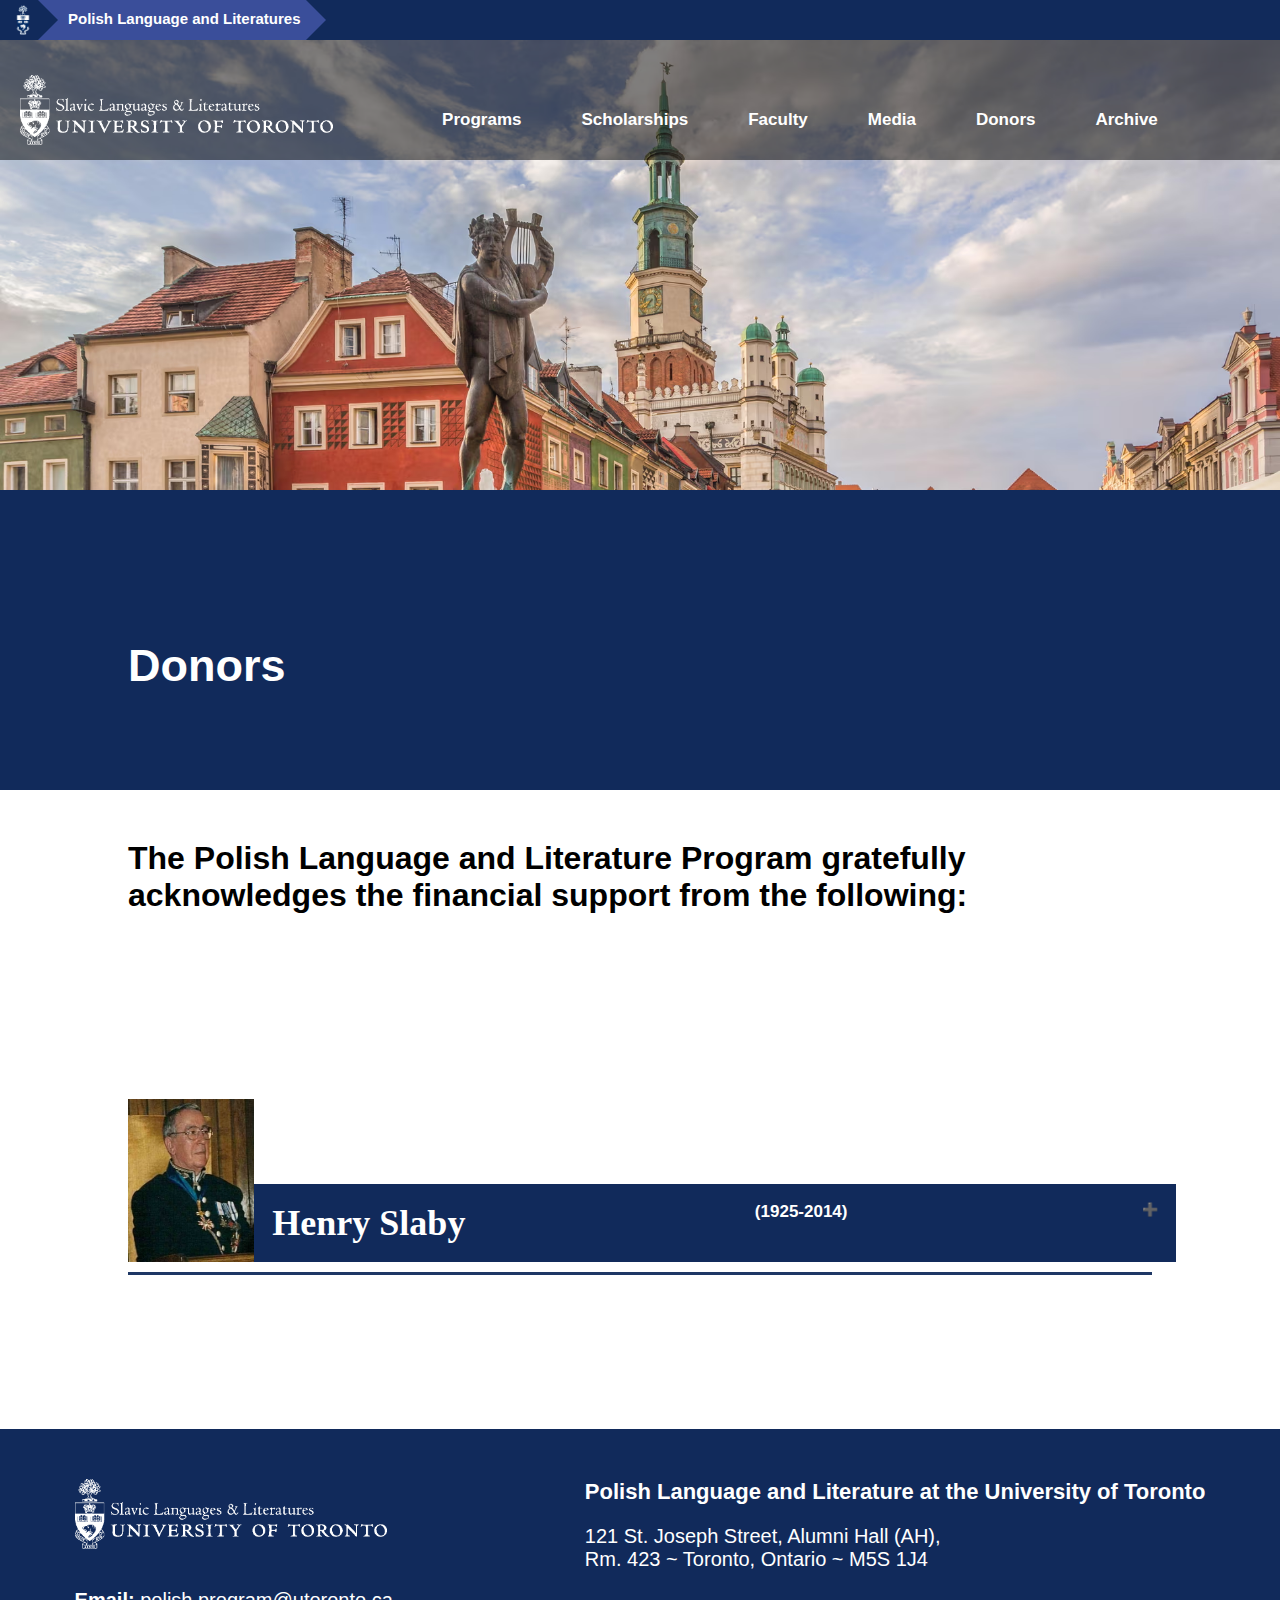
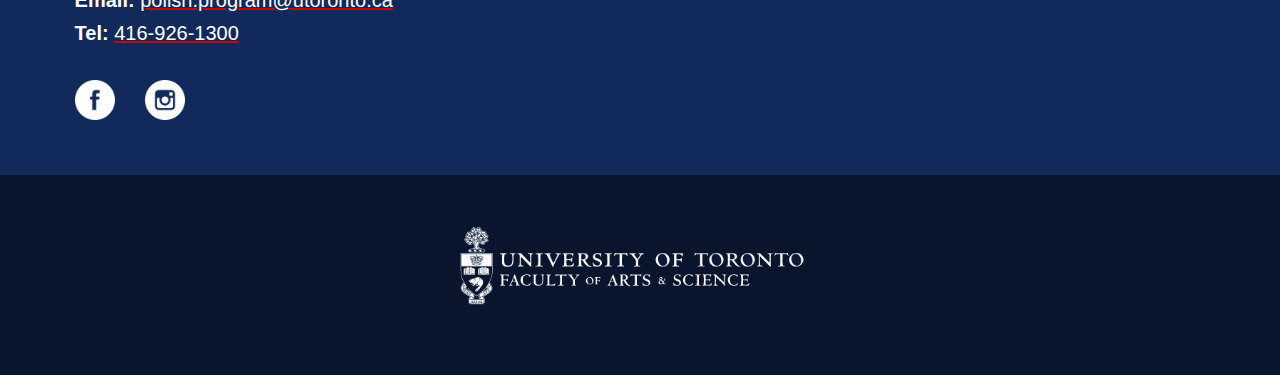
<file: donors.html>
<!DOCTYPE HTML>
<html>

<head>
  <title>Donors - Polish Language and Literature at the University of Toronto</title>
  <meta name="description" content="website description" />
  <meta name="keywords" content="website keywords, website keywords" />
  <meta http-equiv="content-type" content="text/html; charset=utf-8" />
  <link rel="stylesheet" type="text/css" href="donors.css" title="style" />
  <link rel="stylesheet" type="text/css" href="style/style2.css" title="style" />
  <link rel="shortcut icon" href="http://sites.utoronto.ca/slavic/images/logoPolonistykafavicon.ico" type="image/x-icon" />
</head>

<body>
  <header>
    <div class="img-header">
        <li><a href="https://www.utoronto.ca/"><img src="style/coa.png" alt="UofT logo" height="30" width="30"></a></li>
    </div>
    <div class="title-header">
        <li><a href="index.html" class="slavic">Polish Language and Literatures</a></li>
    </div>
  </header>
  <div class="poland-image">
    <img src="Images/donors_bg.avif" class="image1">
  </div>
  <div class="header2">
    <div class="sig"><a href="https://sites.utoronto.ca/slavic/"><img src="style/slavicsig.gif" alt="Slavic Sig" height="70"></a></div>
    <ul class="header2-links">
        <li><a href="programs.html">Programs</a></li>
        <li><a href="scholarships.html">Scholarships</a></li>
        <li><a href="faculty1.html">Faculty</a></li>
        <li><a href="media.html">Media</a></li>
        <li><a href="donors.html">Donors</a></li>
        <li><a href="archive.html">Archive</a></li>
    </ul>
  </div>
  <div class="header3">
    <div class="header3-text">Donors</div>
  </div>
  <article>
    <p style="font-family: 'Calibri', sans-serif; font-size: 32px; font-weight: bold; padding-bottom: 40px;">The Polish Language and Literature Program gratefully acknowledges the financial support from the following:</p>
  </article>
  <div class="slaby">
    <div class="slaby_img"><img src="Images/slaby.jpg" alt="Slaby's Image"></div>
    <div class="text">
      <button type="button" class="collapsible" style="width: 90%;"><span style="color: white;">Henry Slaby</span> (1925-2014)</button>
      <div class="content">
        <p>Henry Slaby was involved in Polish underground operations
          for which he was arrested by the Germans and sent to Auschwitz. When
          moved to Flosenburg, he escaped, joined the Polish Army in Italy and
          found himself in Great Britain after the war ended. In Britain he
          completed his education in business administration and became a
          Chartered Accountant. After coming to Canada in 1955, he settled in
          Toronto where in 1961 he started his own accounting business. In the
          1970s, Henry Slaby, by then a very successful, independent businessman,
          became involved in community service and politics. The list of his
          accomplishments in these areas is very impressive. He chaired multiple
          fundraising committees and was essential to completing the fundraising
          tasks both in Poland and in Canada. His involvement in Poland includes
          the restoration of the Royal Castle in Warsaw, a multimillion dollar
          fundraising for the John Paul Collegium Building at the Catholic
          University of Lublin, and recently the development of the Canadian
          Studies Program at the Jagiellonian University in Kraków. The Canadian
          initiatives include the establishment of the Polish TV program and the
          Polish theater, the building of the Polish senior house (Copernicus
          Lodge), the Maximilian Kolbe Foundation and the building of the John
          Paul II Polish Cultural Center in Mississauga, the fundraising for the
          Chair of Polish History, many years of active participation in the
          Władysław and Nelli Turzański Foundation, and the establishment of the
          Slaby and Ungar Fund for the Polish Language and Literature Program at
          UofT. Henry Slaby was also actively involved in provincial and federal
          politics (Liberal Party) as CFO, agent and auditor. His many
          accomplishments were honored by the Queen (Outstanding Citizen Medal),
          the Provincial and Municipal authorities, the Catholic University of
          Lublin (Gold Medal for services and Doctor Honoris Causa as well as the
          title of Protector Universitatis), government of Poland (Commander's
          Cross of the Order of Merit with Star), and by the Holy Father, John
          Paul II (the Honor of Knight Commander of the Order of St. Gregory the
          Great).</p>
      </div>
    </div>
  </div>
  <!-- <style>
    .content {
      padding: 0 18px;
      background-color: white;
      max-height: 0;
      overflow: hidden;
      transition: max-height 0.2s ease-out;
    }
  </style> -->

  <br><br><br><br><br><br>
    <div class="footer1">
        <div class="footer-left">
            <div class="sig2"><a href="https://sites.utoronto.ca/slavic/"><img src="style/slavicsig.gif" alt="Slavic Sig" height="70"></a></div>
            <div class="contact">
                <div class="mail">Email: <a href="mailto:polish.program@utoronto.ca" class="footer-link-text">polish.program@utoronto.ca</a></div>
                <div class="tel">Tel: <a href="tel:416-926-1300" class="footer-link-text">416-926-1300</a></div>
            </div>
            <div class="socials">
                <a href="https://www.facebook.com/groups/1523467424346411/"><img src="style/facebook.png" height="40"></a>
                <img src="style/instagram.png" height="40">
            </div>
        </div>
        <div class="footer-right">
            <div class="pll">Polish Language and Literature at the University of Toronto</div>
            <div class="address">121 St. Joseph Street, Alumni Hall (AH),
            <br>Rm. 423 ~ Toronto, Ontario ~ M5S 1J4</div>
        </div>
    </div>
    <div class="footer2">
        <img src="style/artsci_logo.png" height="100px">
    </div>

  <script>
    var coll = document.getElementsByClassName("collapsible");
    var i;
    
    for (i = 0; i < coll.length; i++) {
      coll[i].addEventListener("click", function() {
        this.classList.toggle("active");
        var content = this.nextElementSibling;
        if (content.style.maxHeight){
          content.style.maxHeight = null;
        } else {
          content.style.maxHeight = content.scrollHeight + "px";
        }
      });
    }
  </script>
  <!-- <script src="donors.js"></script> -->
</body>
</html>
</file>
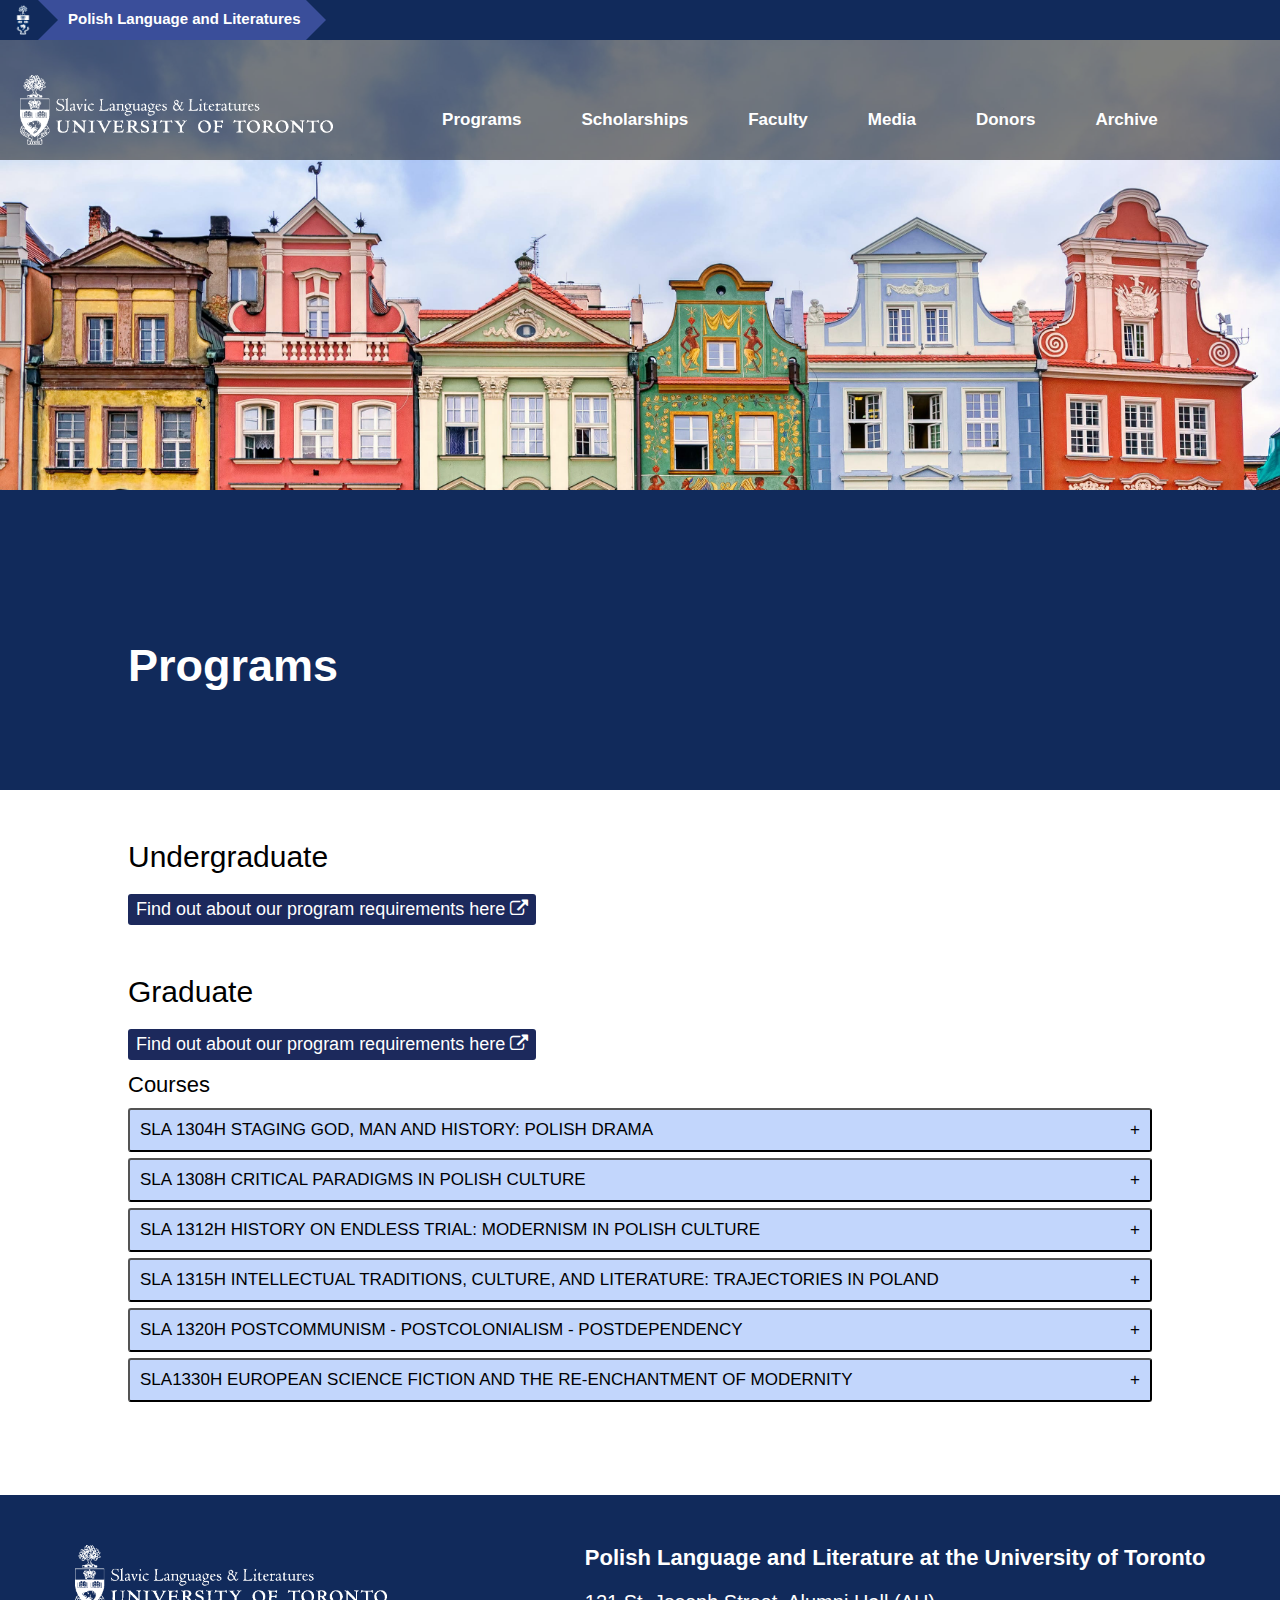
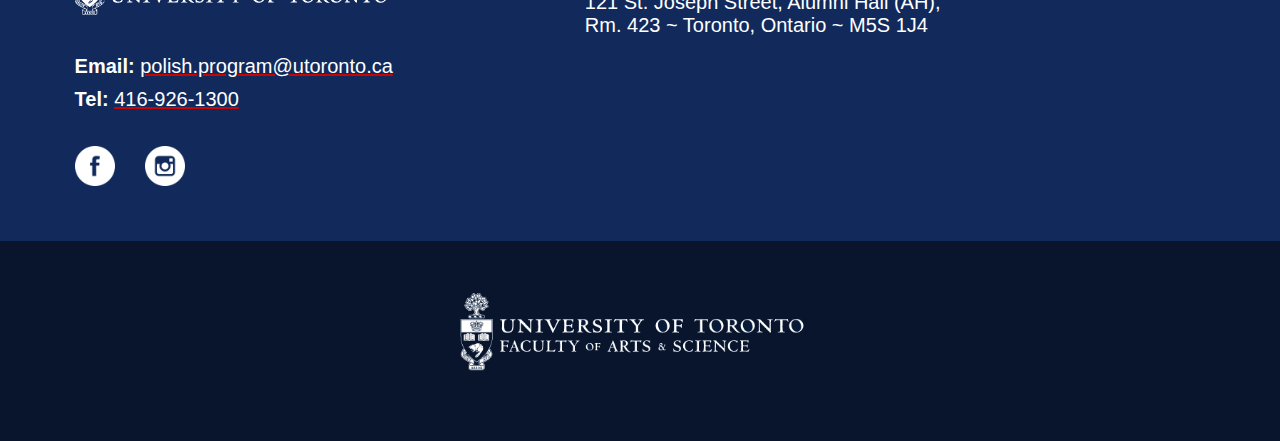
<file: programs.html>
<!DOCTYPE html>
<html>
    <head>
        <title>Programs - Polish Language and Literature at the University of Toronto</title>
        <meta name="description" content="website description" />
        <meta name="keywords" content="website keywords, website keywords" />
        <meta http-equiv="content-type" content="text/html;charset=utf-8"/>
        <link rel="stylesheet" type="text/css" href="style/style2.css" title="style"/>
        <link rel="stylesheet" href="https://cdnjs.cloudflare.com/ajax/libs/font-awesome/4.7.0/css/font-awesome.min.css">
        <link rel="shortcut icon" href="http://sites.utoronto.ca/slavic/images/logoPolonistykafavicon.ico" type="image/x-icon" />
    </head>
    <body>
        <header>
            <div class="img-header">
                <li><a href="https://www.utoronto.ca/"><img src="style/coa.png" alt="UofT logo" height="30" width="30"></a></li>
            </div>
            <div class="title-header">
                <li><a href="index.html" class="slavic">Polish Language and Literatures</a></li>
            </div>
        </header>
        <div class="poland-image">
            <img src="style/polandprograms.jpg" class="image1">
        </div>
        <div class="header2">
            <div class="sig"><a href="https://sites.utoronto.ca/slavic/"><img src="style/slavicsig.gif" alt="Slavic Sig" height="70"></a></div>
            <ul class="header2-links">
                <li><a href="programs.html">Programs</a></li>
                <li><a href="scholarships.html">Scholarships</a></li>
                <li><a href="faculty1.html">Faculty</a></li>
                <li><a href="media.html">Media</a></li>
                <li><a href="donors.html">Donors</a></li>
                <li><a href="archive.html">Archive</a></li>
            </ul>
        </div>
        <div class="header3">
            <div class="header3-text">Programs</div>
        </div>
        <div class="program-heading">Undergraduate</div>
        <div class="program-text">
            <a href="https://artsci.calendar.utoronto.ca/section/Slavic-Languages-and-Literatures" target="_blank"><button class="requirements">Find out about our program requirements here <i class="fa fa-external-link"></i></button></a>
        </div>

        <div class="program-heading">Graduate</div>
        <div class="program-text">
            <a href="https://www.sgs.utoronto.ca/programs/slavic-languages-and-literatures/" target="_blank"><button class="requirements">Find out about our program requirements here <i class="fa fa-external-link"></i></button></a>
        </div>
        <div class="courses-header">Courses</div>
        <div class="courses-containter">
            <button type="button" class="collapsible3">SLA 1304H STAGING GOD, MAN AND HISTORY: POLISH DRAMA<span>+</span></button>
            <div class="courses-content">
                <p class="courses-text">Combines theoretical investigations of drama, theatre, and performance in relation to three 
                grand narratives in Polish and European modernity. Investigates intersections of dramatic texts, 
                theatre and performance theory, and theatre productions in the context of modern discourses on 
                metaphysics, identity, and historiosophy. Readings in English.</p>
            </div>
            <button type="button" class="collapsible3">SLA 1308H CRITICAL PARADIGMS IN POLISH CULTURE<span>+</span></button>
            <div class="courses-content">
                <p class="courses-text">Critical study of major literary and cultural paradigms, starting with 
                    the revaluations of the often misunderstood Sarmatian culture and the memory of it in the 
                    19th century, moving on to the Romantic paradigm and its (dis)continuations, and ending with 
                    the strongest counter-proposals for Polish mentality, identity, and self-identifications 
                    (such as the Enlightenment, Positivism, and the Inter-war struggles for modernization).
                </p>
            </div>
            <button type="button" class="collapsible3">SLA 1312H HISTORY ON ENDLESS TRIAL: MODERNISM IN POLISH CULTURE<span>+</span></button>
            <div class="courses-content">
                <p class="courses-text">A study of the development of the modernist cultural formation in Poland 
                    from the <i>fin de siècle</i> to the aftermath of WWII. Discussions about terminological 
                    wars and conflicting understandings of the culture of modernism are aided by important 
                    literary works of Polish modernism, literary theory, philosophy, and concepts developed 
                    by sociology and political science.
                </p>
            </div>
            <button type="button" class="collapsible3">SLA 1315H INTELLECTUAL TRADITIONS, CULTURE, AND LITERATURE: TRAJECTORIES IN POLAND<span>+</span></button>
            <div class="courses-content">
                <p class="courses-text">The trajectories of Poland's intellectual and cultural traditions provide 
                    some useful examples of national and international transfers of ideas between historians, 
                    political thinkers, writers, and artists. Each time the course is offered, it focuses on
                     a selected few concepts, such as tolerance and freedom, Polish republicanism and liberalism, 
                     the idea of a nation, Polish religious thought, the role of intelligentsia and intellectual 
                     institutions, backwardness and modernization and culture wars of recent years. Our readings 
                     span from the 15 th to the 21 st centuries and pair political thinkers and historians with
                      writers and political and cultural theoreticians across the centuries in order to make their
                       ideas engage with and illuminate each other. Pawel Wlodkowic’s 15 th century ideas on 
                       freedom may be thus read together with Adam Mickiewicz's 19 th century Books or Bolesław 
                       Prus’s journalism, and with Józef Tischner’s 20 th-century reflection on post-1989 
                       condition of freedom. Our analysis of religious ideas can see the 16 th-century poems 
                       of Mikołaj Sęp-Szarzyński converse with Piotr Skarga’s fierce counter-reformation and 
                       Czesław Miłosz’s or Leszek Kołakowski’s essays. Such readings are placed within the 
                       theoretical discussions regarding intellectual history (e.g. Dominick LaCapra), and 
                       relations between such history and culture.
                </p>
            </div>
            <button type="button" class="collapsible3">SLA 1320H POSTCOMMUNISM - POSTCOLONIALISM - POSTDEPENDENCY<span>+</span></button>
            <div class="courses-content">
                <p class="courses-text">The swift collapse of communist regimes across Central and Eastern Europe 
                    came as a surprise to both their opponents and political clients. While in 1989 Francis 
                    Fukuyama speculated in his most famous – and most derided – essay about the “end of history,” 
                    the historian Tony Judt saw in this chain of events a final release of the region’s histories 
                    from “what once seemed permanent and somehow inevitable” but now taking on “a more transient 
                    air.” Did the Central and Eastern European nations escape history (into vaguely defined, 
                    Western-style “normalcy”), or have now properly “entered it” as independent subjects? What 
                    social and cultural mechanisms shape the relationship to the communist and pre-communist 
                    past and visions of the – still largely indeterminate – future in the globalized world for 
                    these nations? How are we to think about the years following the rapid transformation from 
                    communism to neoliberal capitalism and more or less liberal democracy in countries like 
                    Poland, Ukraine, South Slavic Republics, and Russia? How did culture mediate the experience 
                    of this political, social, and economic revolution? Finally, what is the condition of 
                    post-communism? When does it begin? When – if at all – can it be said to have ended?
                </p>
                <p class="courses-text">
                    In this course we will try to answer these and similar questions while examining the 
                    literature and cinema of the so called “post-communist” cultures. Our methodology will 
                    build on theoretical apparatus and concepts developed by postcolonial (and post-dependency) 
                    studies, such as imperialism, cultural hegemony, relationships of power and dependency, 
                    (sub)alter(n)ity, hybridity, liminality, and others. We will discuss and critically 
                    evaluate the applicability of this methodology to the Central and Eastern European 
                    (in the case of Russia, also Eurasian) context, focusing on various strategies of identity 
                    (re)construction adopted by the authors and filmmakers amid the chaos of competing social, 
                    historical, and cultural narratives that erupted with the collapse of the Soviet Empire and 
                    its satellites.
                </p>
            </div>
            <button type="button" class="collapsible3">SLA1330H EUROPEAN SCIENCE FICTION AND THE RE-ENCHANTMENT OF MODERNITY<span>+</span></button>
            <div class="courses-content">
                <p class="courses-text">
                    In this course we will examine European science fiction, focusing on literature, drama, and 
                    film produced in Central and Eastern Europe. Shaped by the experience of two world wars, two 
                    totalitarianisms, and several revolutions, continental sci-fi is known for its radical and 
                    uncompromising thought experiments and daring aesthetics. We will discuss works by H.G. Wells,
                     Evgenii Zamiatin, Karel Čapek, Sigizmund Krzhizhanovsky, Fritz Lang, Stanisław Lem, Andrei 
                     Tarkovsky, Jacek Dukaj, and others against the cultural and theoretical background of 
                     modernity. We will base our methodology on the theoretical framework developed by science 
                     fiction studies, yet our focus in the course will be various strategies of re-enchanting the
                      modern world that European authors deploy in their texts.
                </p>
            </div>
        </div>
        <br><br><br><br><br><br>
        <div class="footer1">
            <div class="footer-left">
                <div class="sig2"><a href="https://sites.utoronto.ca/slavic/"><img src="style/slavicsig.gif" alt="Slavic Sig" height="70"></a></div>
                <div class="contact">
                    <div class="mail">Email: <a href="mailto:polish.program@utoronto.ca" class="footer-link-text">polish.program@utoronto.ca</a></div>
                    <div class="tel">Tel: <a href="tel:416-926-1300" class="footer-link-text">416-926-1300</a></div>
                </div>
                <div class="socials">
                    <a href="https://www.facebook.com/groups/1523467424346411/"><img src="style/facebook.png" height="40"></a>
                    <img src="style/instagram.png" height="40">
                </div>
            </div>
            <div class="footer-right">
                <div class="pll">Polish Language and Literature at the University of Toronto</div>
                <div class="address">121 St. Joseph Street, Alumni Hall (AH),
                <br>Rm. 423 ~ Toronto, Ontario ~ M5S 1J4</div>
            </div>
        </div>
        <div class="footer2">
            <img src="style/artsci_logo.png" height="100px">
        </div>
    </body>

    <script>
        var coll = document.getElementsByClassName("collapsible3");
        var i;
        
        for (i = 0; i < coll.length; i++) {
          coll[i].addEventListener("click", function() {
            this.classList.toggle("active");
            var content = this.nextElementSibling;
            if (content.style.maxHeight){
              content.style.maxHeight = null;
            } else {
              content.style.maxHeight = content.scrollHeight + "px";
            }
          });
        }
        </script>

</html>
</file>
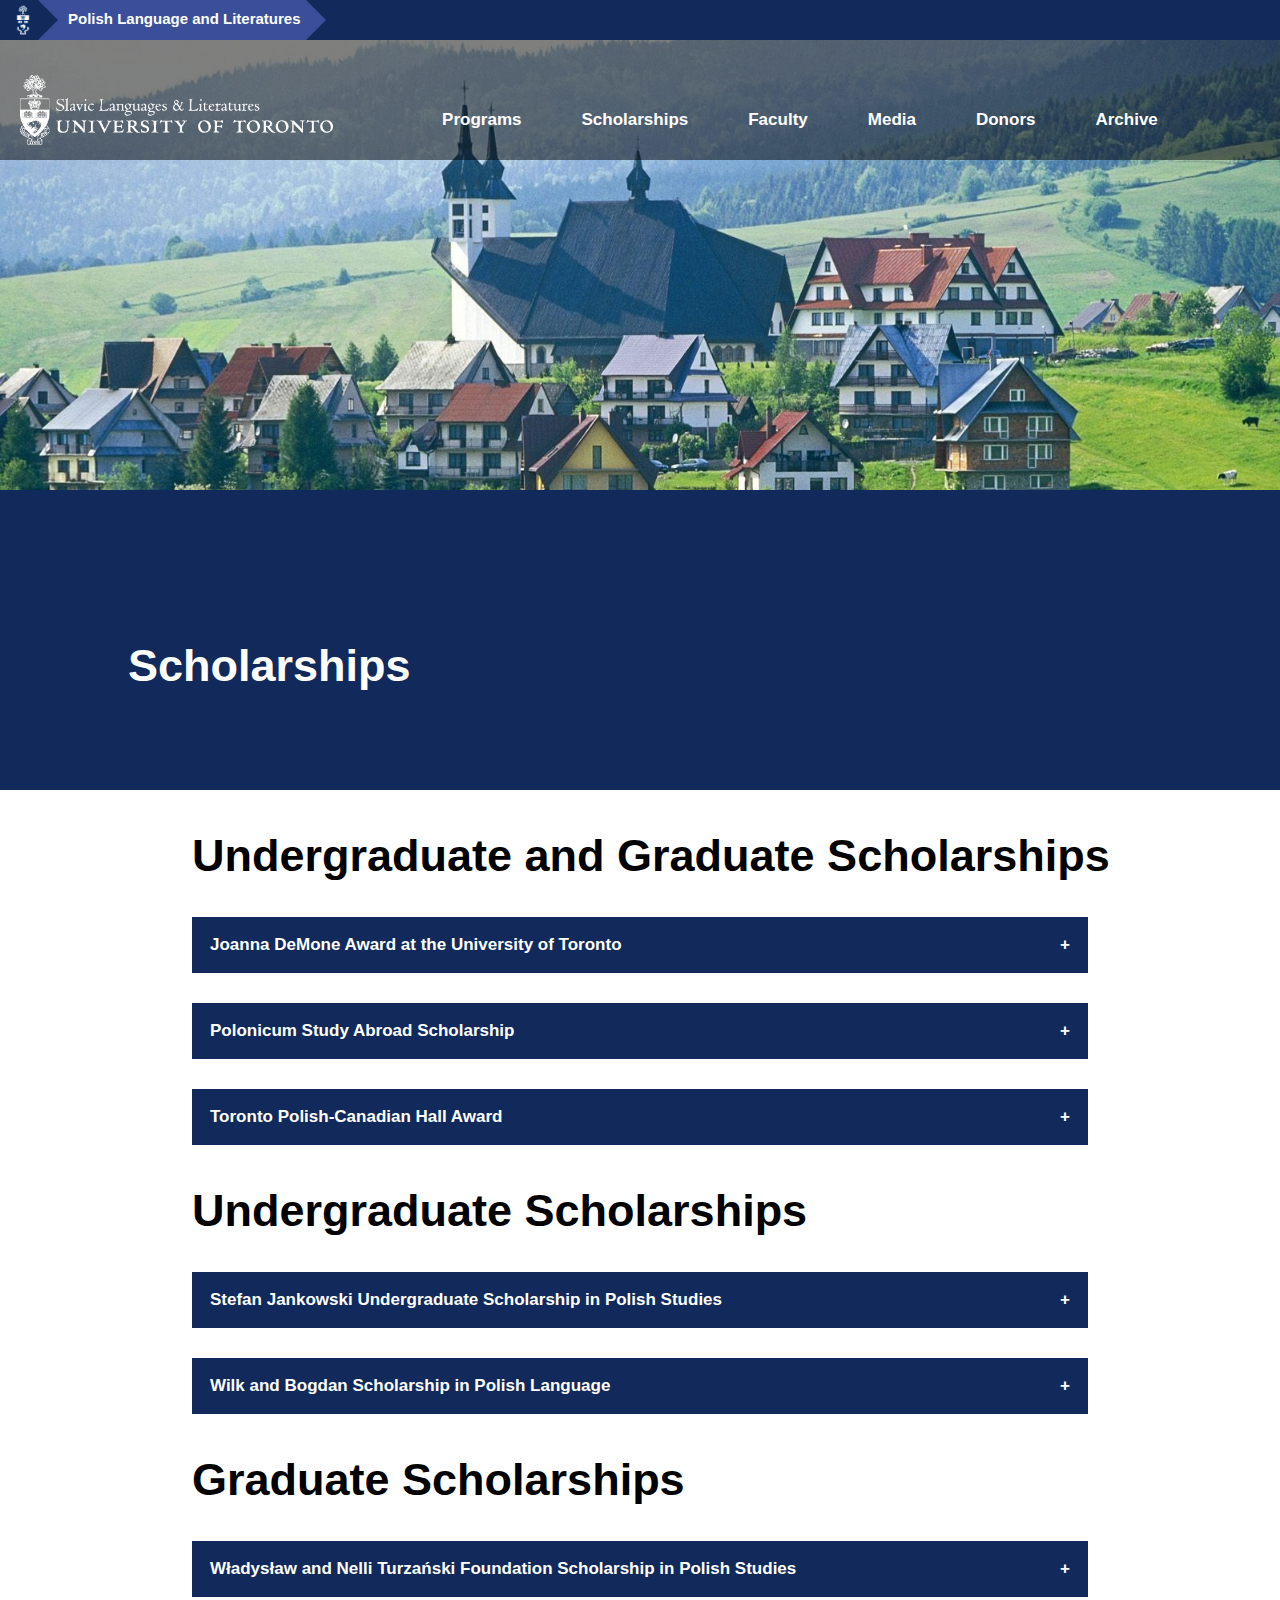
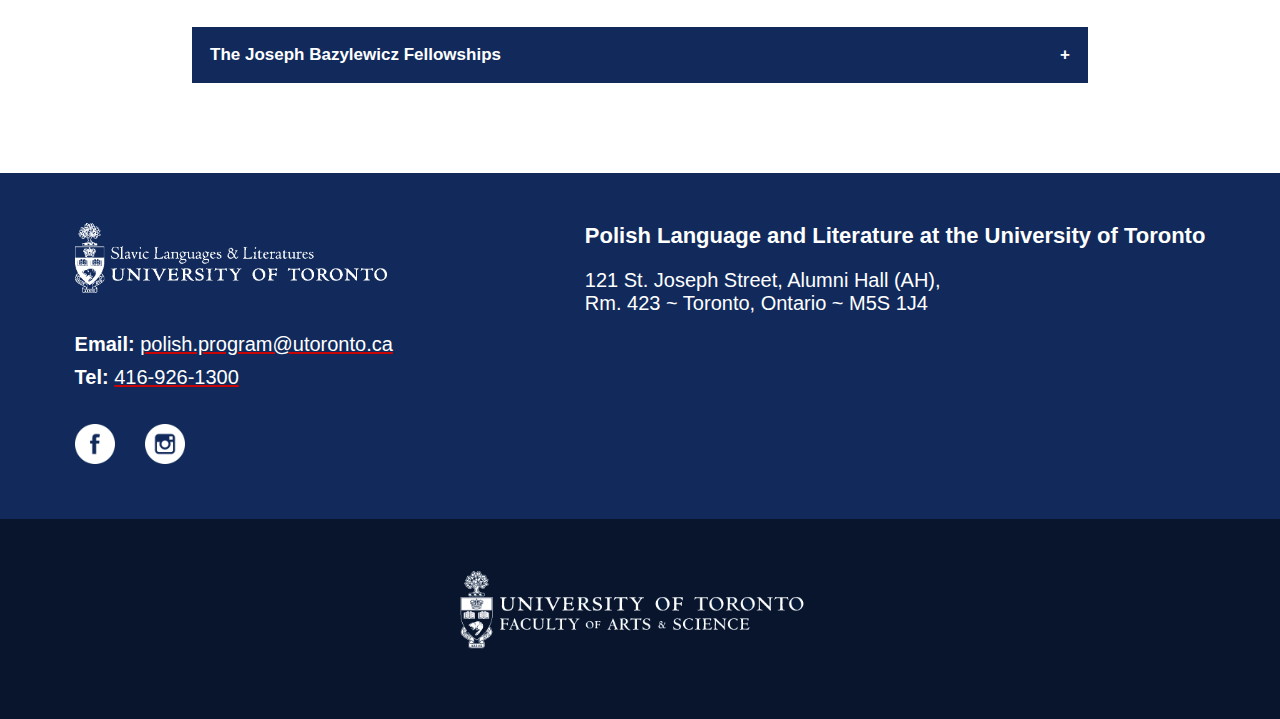
<file: scholarships.html>
<!DOCTYPE html>
<html>
    <head>
        <title>Scholarships - Polish Language and Literature at the University of Toronto</title>
        <meta name="description" content="website description" />
        <meta name="keywords" content="website keywords, website keywords" />
        <meta http-equiv="content-type" content="text/html;charset=utf-8"/>
        <link rel="stylesheet" type="text/css" href="style/style2.css" title="style" />
        <link rel="shortcut icon" href="http://sites.utoronto.ca/slavic/images/logoPolonistykafavicon.ico" type="image/x-icon" />
    </head>
    <body>
        <header>
            <div class="img-header">
                <li><a href="https://www.utoronto.ca/"><img src="style/coa.png" alt="UofT logo" height="30" width="30"></a></li>
            </div>
            <div class="title-header">
                <li><a href="index.html" class="slavic">Polish Language and Literatures</a></li>
            </div>
        </header>
        <div class="poland-image">
            <img src="Images/poland1.jpg" class="image1">
        </div>
        <div class="header2">
            <div class="sig"><a href="https://sites.utoronto.ca/slavic/"><img src="style/slavicsig.gif" alt="Slavic Sig" height="70"></a></div>
            <ul class="header2-links">
                <li><a href="programs.html">Programs</a></li>
                <li><a href="scholarships.html">Scholarships</a></li>
                <li><a href="faculty1.html">Faculty</a></li>
                <li><a href="media.html">Media</a></li>
                <li><a href="donors.html">Donors</a></li>
                <li><a href="archive.html">Archive</a></li>
            </ul>
        </div>
        <div class="header3">
            <div class="header3-text">Scholarships</div>
        </div>
        <div class="scholarship-heading">Undergraduate and Graduate Scholarships</div>
        <div class="scholarship-container">
            <button type="button" class="collapsible">Joanna DeMone Award at the University of Toronto <span>+</span></button>
            <div class="scholarship-content">
                <p class="scholarship-text">Established by Joanna DeMone.</p>
                <p class="scholarship-text">To be awarded to a graduate student from Poland pursuing either a 
                    masters or doctoral program in the Polish Language and Literature Program. The Award is 
                    renewable provided the student maintains academic standing. The next candidate for admissions 
                    from Poland will be selected when the incumbent recipient convocates or is no longer eligible 
                    for renewal. Priority will be given to a student with academic interests in Poland's Catholic 
                    cultural heritage.</p>
                <p class="scholarship-text">Alternatively, it could be awarded to a visiting graduate research 
                    or exchange student from Poland visiting the University through programs such as the 
                    International Visiting Graduate Student Study Abroad or other approved programs. Priority 
                    will be given to a student with academic interests in Poland's Catholic cultural heritage.</p>
                <p class="scholarship-text">In an academic year where either one of the conditions above cannot 
                    be satisfied, the award will be given to a student in the Polish Language and Literature 
                    Program. The Award is not renewable, however candidates may be reconsidered in subsequent 
                    years if one of the above conditions cannot be satisfied.
                </p>
            </div>
            <br><br>
            <button type="button" class="collapsible">Polonicum Study Abroad Scholarship<span>+</span></button>
            <div class="scholarship-content">
                <p class="scholarship-text">Establsihed by Polish Language and Literature at U of T and POLONICUM: 
                    Centre of Polish Language and Culture.</p>
                <p class="scholarship-text">Available to undergraduate and graduate students enrolled in Polish 
                    minor or major. We offer two undergraduate scholarships one graduate scholarship per year.
                </p>
                <p class="scholarship-text">The stipend covers the cost of the summer language and literature 
                    program organized annually by Polonicum Centre at University of Warsaw (4 weeks in August): 
                    tuition fees, lodging, and meals. It does not cover travel expenses.
                </p>
                <p class="scholarship-text">Applications, including a cover letter and CV, are due by the end 
                    of April each year.</p>
                <p class="scholarship-text">Upon completion of the program, the students may receive the credit 
                    equivalent for their coursework work (0.5FCE or 1FCE) counting towards their program and 
                    degree requirements. Feel free to contact us for more information.
                </p>
            </div>
            <br><br>
            <button type="button" class="collapsible">Toronto Polish-Canadian Hall Award<span>+</span></button>
            <div class="scholarship-content">
                <p class="scholarship-text">Established by Mr. V. Falkowski, Mrs. Anne Pasko, and Mr. T. Lewandowski.
                </p>
                <p class="scholarship-text">Undergraduate student who presents evidence that he/she is planning 
                    to undertake (or is already engaged in) a Major or Specialist program in Polish language and 
                    literature. May also be awarded to a graduate student who is enrolled in a program leading to 
                    a doctorate in Polish literature or linguistics.
                </p>
            </div>
        </div>
        <div class="scholarship-heading">Undergraduate Scholarships</div>
        <div class="scholarship-container">
            <button type="button" class="collapsible">Stefan Jankowski Undergraduate Scholarship in Polish Studies<span>+</span></button>
            <div class="scholarship-content">
                <p class="scholarship-text">Established by Lloyd and Mira Fournier.</p>
                <p class="scholarship-text">To be awarded to an outstanding student in second or third-year 
                    undergraduate student enrolled in the Polish Studies or Polish Language and Literature program.
                     In order to recognize academic excellence and exceptional effort, grades will serve as the
                      primary criterion.
                </p>
            </div>
            <br><br>
            <button type="button" class="collapsible">Wilk and Bogdan Scholarship in Polish Language<span>+</span></button>
            <div class="scholarship-content">
                <p class="scholarship-text">Established by the Estate of Aniela (Nellie) Anderson, in memory of Anna Wilk, 
                    Anthony Bogdan, and Stanley Wilk.
                </p>
                <p class="scholarship-text">Awarded to students studying the Polish language. Academic merit and financial
                     need will be considered.
                </p>
            </div>
        </div>
        <div class="scholarship-heading">Graduate Scholarships</div>
        <div class="scholarship-container">
            <button type="button" class="collapsible">Władysław and Nelli Turzański Foundation Scholarship in Polish Studies<span>+</span></button>
            <div class="scholarship-content">
                <p class="scholarship-text">Established by the Władysław and Nelli Turzański Foundation.</p>
                <p class="scholarship-text">To be awarded to a PhD student enrolled in the Polish Studies 
                    program on the basis of academic merit. Preference will be given towards the support of 
                    international students enrolled in the PhD program. Financial need will be considered.
                </p>
            </div>
            <br><br>
            <button type="button" class="collapsible">The Joseph Bazylewicz Fellowships<span>+</span></button>
            <div class="scholarship-content">
                <p class="scholarship-text">Established by the Estate of Joseph Bazylewicz.
                </p>
                <p class="scholarship-text">Value up to $5,000.00.</p>
                <p class="scholarship-text">At the time of application, an applicant must:</p>
                <ul>
                    <li>Be a domestic or international graduate student with Polish citizenship</li>
                    <li>Be registered full-time and will maintain full-time registration through the academic 
                        year immediately following the current competition
                    </li>
                    <li>Demonstrate financial need</li>
                </ul>
                <p class="scholarship-text">Awarded to students studying the Polish language. Academic merit 
                    and financial need will be considered.
                </p>
            </div>
        </div>

        <br><br><br><br><br><br>
        <div class="footer1">
            <div class="footer-left">
                <div class="sig2"><a href="https://sites.utoronto.ca/slavic/"><img src="style/slavicsig.gif" alt="Slavic Sig" height="70"></a></div>
                <div class="contact">
                    <div class="mail">Email: <a href="mailto:polish.program@utoronto.ca" class="footer-link-text">polish.program@utoronto.ca</a></div>
                    <div class="tel">Tel: <a href="tel:416-926-1300" class="footer-link-text">416-926-1300</a></div>
                </div>
                <div class="socials">
                    <a href="https://www.facebook.com/groups/1523467424346411/"><img src="style/facebook.png" height="40"></a>
                    <img src="style/instagram.png" height="40">
                </div>
            </div>
            <div class="footer-right">
                <div class="pll">Polish Language and Literature at the University of Toronto</div>
                <div class="address">121 St. Joseph Street, Alumni Hall (AH),
                <br>Rm. 423 ~ Toronto, Ontario ~ M5S 1J4</div>
            </div>
        </div>
        <div class="footer2">
            <img src="style/artsci_logo.png" height="100px">
        </div>
    </body>

    <script>
        var coll = document.getElementsByClassName("collapsible");
        var i;
        
        for (i = 0; i < coll.length; i++) {
          coll[i].addEventListener("click", function() {
            this.classList.toggle("active");
            var content = this.nextElementSibling;
            if (content.style.maxHeight){
              content.style.maxHeight = null;
            } else {
              content.style.maxHeight = content.scrollHeight + "px";
            }
          });
        }
        </script>
</html>
</file>
<file: style/style.css>
html
{ height: 100%;}

*
{ margin: 0;
  padding: 0;
  font-family: 'Calibri', sans-serif;
}

body
{ font: normal .80em 'trebuchet ms', arial, sans-serif;
  background: white;
  color: black;}

header {
  background-color: #112a5b;
  text-align: left;
  margin: 0;
  width: 100%;
  /* z-index: 1; */
  top: 0;
  left: 0;
  font-family: 'Calibri', sans-serif;
  font-weight: bold;
  display: flex;
}

.title-header {
  float: left;
  position: relative;
  background: #3a4e9a;
  height: 40px;
}

.title-header:after {
  content: "";
  position: absolute;
  left: 0px;
  bottom: 0;
  width: 0;
  height: 0;
  border-left: 20px solid #112a5b;
  border-top: 20px solid transparent;
  border-bottom: 20px solid transparent;
  z-index: 1;
}

.title-header:before {
  content: "";
  position: absolute;
  right: -20px;
  bottom: 0;
  width: 0;
  height: 0;
  border-left: 20px solid #3a4e9a;
  border-top: 20px solid transparent;
  border-bottom: 20px solid transparent;
  z-index: 1;
}

a:hover {
  text-decoration: underline;
}

header img{
  background-color: #112a5b;
  position: relative;
  top: 5px;
  padding-left: 8px;
}

header ul{
  white-space: nowrap;
  padding: 0px 0px 0px 0px;
  margin: 0px 0px 0px 0px;
  height: 40px;
}

header li{
  display: inline-block;
  font-size: 10px;
  padding: 0px 0px 0px 0px;
  margin: 0px 0px 0px 0px;
}

header li a.slavic {
  height: 15px;
  font-size: 15px;
  text-decoration: none;
  color: white;
  font-family: 'Calibri', sans-serif;
  position: relative;
  top: 10px;
  padding-left: 30px;
  padding-right: 5px;
}

/* janet new code */
.header2 {
  background-color: #08152d;
}

.sig {
  padding-left: 20px;
  padding-top: 35px;
  padding-bottom: 12px;
}

.header2 ul {
  color:white;
  list-style-type: none;
}

.header2 li {
  color:white;
  text-decoration: none;
}

/*  */


/* header h1{
  color: white;
  padding: 0;
  padding: 0px 0px 0px 0px;
  margin: 0px 0px 0px 0px;
} */

.banner {
  margin: 0px;
  padding: 0px;
  width: 100%;
  height: 90vh;
  overflow: hidden;
  border-radius: 0px;
}

.banner-img {
  width: 100vw;
  transform: translateY(-10%);
}

.welcome{
  background-color: #112a5b;
  color: white;
  padding: 20px 40px 20px 40px;
  position: absolute;
  top: 50vh;
  /* opacity: 0.5; */
}

.banner h2{
  font-size: 36px;
  color: white;
  font-family: 'Calibri', sans-serif;
  opacity: 1;
}

.nav{
  background-color: rgba(0, 0, 0, 0.5);
  padding: 20px 0px 20px 0px;
  position: absolute;
  top: 50px;
  width: 100%;
}
.nav ul{
  white-space: nowrap;
  max-width: 1000px;
  margin: 0;
}
.nav li{
  width: 15%;
  display: inline-block;
  font-size: 24px;
}
.nav li a{
  text-decoration: none;
  color: white;
}
/* nav li a.home{
  color: #F63232;
} */

.we-are{
  background-color: #112a5b;
  width: 100%;
  text-align: center;
  padding-top: 100px;
  padding-bottom: 100px;
  display: flex;
  align-items: center;
  flex-direction: column;
}

.we-are-greeting {
  color: white;
  font-weight: bold;
  font-size: 30px;
}

.we-are h3{
  color: white;
  text-align: center;
  font-size: 20px;
  padding-bottom: 30px;
}

.panels {
  display: grid;
  /* grid-template-rows: repeat(1, 9.5vw); */
  grid-template-columns: repeat(4, 17vw);
  column-gap: 4vw;
  font-size: 20px;
}

.panel {
  background-color: white;
  width: 17vw;
  border-radius: 3px;
  padding: 14px;
  font-weight: 80;
  box-shadow: 5px 10px;
}

.footer1 {
  background-color: #112a5b;
  text-align: left;
  margin: 0;
  width: 100%;
  /* z-index: 1; */
  top: 0;
  left: 0;
  font-family: 'Calibri', sans-serif;
  font-weight: bold;
  display: flex;
  color: white;
  font-size: 20px;
  padding-top: 50px;
  padding-bottom: 50px;
  justify-content: center;
  gap: 15vw;
}

.footer-left {
display: flex;
flex-direction: column;
gap: 35px;
}

.contact {
display: flex;
flex-direction: column;
gap: 10px;
}

.footer-link-text {
text-decoration: none;
  color: white;
  font-weight: 100;
  text-decoration: underline #c80404;
}

.footer-link-text:hover {
background-color: #133661  ;
}

.socials {
display: flex;
gap: 30px;
}

.footer-right {
display: flex;
flex-direction: column;
gap: 20px;
}

.pll {
font-size: 22px;
}

.address {
font-weight: 100;
}

.footer2 {
  background-color: #08152d;
  text-align: left;
  margin: 0;
  width: 100%;
  font-family: 'Calibri', sans-serif;
  font-weight: bold;
  display: flex;
  padding-top: 50px;
  padding-bottom: 50px;
  align-items: center;
  justify-content: center;
}


p
{ padding: 0 0 20px 0;
  line-height: 1.7em;}

img
{ border: 0;}

h1, h2, h3, h4, h5, h6 
{ font: normal 175% 'century gothic', arial, sans-serif;
  color: #43423F;
  margin: 0 0 15px 0;
  padding: 15px 0 5px 0;}

h2
{ font: normal 175% 'century gothic', arial, sans-serif;
  color: #1293EE;}

h4, h5, h6
{ margin: 0;
  padding: 0 0 5px 0;
  font: normal 120% arial, sans-serif;
  color: #1293EE;}

h5, h6
{ font: italic 95% arial, sans-serif;
  padding: 0 0 15px 0;
  color: #000;}

h6
{ color: #362C20;}

strong
{ font-weight:bold;
font-size:14px;}

.left
{ float: left;
  width: auto;
  margin-right: 10px;}

.right
{ float: right; 
  width: auto;
  margin-left: 10px;}

.center
{ display: block;
  text-align: center;
  margin: 20px auto;}

blockquote
{ margin: 20px 0; 
  padding: 10px 20px 0 20px;
  border: 1px solid #E5E5DB;
  background: #FFF;}

ul
{ margin: 2px 0 22px 17px;}

ol
{ margin: 8px 0 22px 20px;}

ol li
{ margin: 0 0 11px 0;}

#main, #logo, #menubar, #site_content, #footer
{ margin-left: auto; 
  margin-right: auto;}

#header
{ background: #A80000;
  height: 240px;}

#logo
{ width: 950px;
  position: relative;
  height: 168px;
  background: #A80000 url("logo.png") no-repeat;
  background-position:left;}

#logo #logo_text 
{
	position: absolute;
	top: 39px;
	left: 150px;
}

#logo h1, #logo h2
{ font: normal 300% 'century gothic', arial, sans-serif;
  border-bottom: 0;
  text-transform: none;
  margin: 0;}

#logo_text h1, #logo_text h1 a, #logo_text h1 a:hover 
{ padding: 22px 0 0 0;
  color: #FFF;
  letter-spacing: 0.1em;
  text-decoration: none;}

#logo_text h1 a .logo_colour
{ color: #FAF700;}

#logo_text h2
{ font-size: 100%;
  padding: 4px 0 0 0;
  color: #DDD;}

#menubar
{ width: 990px;
  height: 302px;
  padding: 0;
  background: #5A2C24 url("menu.png") repeat-x;} 

ul#menu, ul#menu li
{ float: left;
  margin: 0; 
  padding: 0;}

ul#menu li
{ list-style: none;}

ul#menu li a
{ letter-spacing: 0.1em;
  font: normal 85% 'lucida sans unicode', arial, sans-serif;
  display: block; 
  float: left; 
  height: 37px;
  padding: 29px 26px 6px 26px;
  text-align: center;
  color: #FFF;
  text-transform: uppercase;
  text-decoration: none;
  background: transparent;} 

ul#menu li a:hover, ul#menu li.selected a, ul#menu li.selected a:hover
{ color: #FFF;
  background: #451C1B url("menu_select.png") repeat-x;}

#site_content
{ width: 950px;
  overflow: hidden;
  margin: 0 auto 0 auto;
  padding: 20px 24px 20px 37px;
  background: #FFF url("content.png");} 

.sidebar
{ float: right;
  width: 300px;
  padding: 0 15px 20px 15px;}

.sidebar ul
{ width: 248px; 
  padding: 4px 0 0 0; 
  margin: 4px 0 30px 0;}

.sidebar li
{ list-style: none; 
  padding: 0 0 7px 0; }

.sidebar li a.a, .sidebar li a.a:hover
{ padding: 0 0 0 40px;
  display: block;
  background: transparent url("facebookIcon.jpeg") no-repeat left center;} 

.sidebar li a.b, .sidebar li a.b:hover
{ padding: 0 0 0 40px;
  display: block;
  background: transparent url("psaIcon.png") no-repeat left center;} 

.sidebar li a.c, .sidebar li a.c:hover
{ padding: 0 0 0 40px;
  display: block;
  background: transparent url("UofTIcon.png") no-repeat left center;} 

.sidebar li a.d, .sidebar li a.d:hover
{ padding: 0 0 0 40px;
  display: block;
  background: transparent url("UofTIcon.png") no-repeat left center;} 



.sidebar li a.selected
{ color: #444;
  text-decoration: none;} 

#content
{ text-align: left;
  width: 600px;
  padding: 0;}

#content ul
{ margin: 2px 0 22px 20px;}

#content ul li
{ list-style-type: none;
  background:  url("bullet.png") no-repeat;
  margin: 0 0 6px 0; 
  padding: 0 0 4px 25px;
  line-height: 1.5em;}

#footer
{ width: 990px;
  font: normal 75% 'sans lucida console', arial, sans-serif;
  height: 140px;
  padding: 10px 0 0px 0;
  text-align: center; 
  background: #29425E url("footer.png") repeat-x;
  color: #FFF;
  letter-spacing: 0.1em;}

#footer a
{ color: #FFF;
  text-decoration: none;}

#footer a:hover
{ color: #FFF;
  text-decoration: underline;}

.search
{ color: #5D5D5D; 
  border: 1px solid #BBB; 
  width: 134px; 
  padding: 4px; 
  font: 100% arial, sans-serif;}

#colours
{ height: 0px;
  text-align: right;
  padding: 66px 16px 0px 300px;}
  
.form_settings
{ margin: 15px 0 0 0;}

.form_settings p
{ padding: 0 0 4px 0;}

.form_settings span
{ float: left; 
  width: 200px; 
  text-align: left;}
  
.form_settings input, .form_settings textarea
{ padding: 5px; 
  width: 299px; 
  font: 100% arial; 
  border: 1px solid #E5E5DB; 
  background: #FFF; 
  color: #47433F;}
  
.form_settings .submit
{ font: 100% arial; 
  border: 1px solid; 
  width: 99px; 
  margin: 0 0 0 212px; 
  height: 33px;
  padding: 2px 0 3px 0;
  cursor: pointer; 
  background: #7D0F0F; 
  color: #FFF;}

.form_settings textarea, .form_settings select
{ font: 100% arial; 
  width: 299px;}

.form_settings select
{ width: 310px;}

.form_settings .checkbox
{ margin: 4px 0; 
  padding: 0; 
  width: 14px;
  border: 0;
  background: none;}

.separator
{ width: 100%;
  height: 0;
  border-top: 1px solid #D9D5CF;
  border-bottom: 1px solid #FFF;
  margin: 0 0 20px 0;}
  
table
{ margin: 10px 0 30px 0;}

table tr th, table tr td
{ background: #3B3B3B;
  color: #FFF;
  padding: 7px 4px;
  text-align: left;}
  
table tr td
{ background: #FFF;
  color: #47433F;
  padding: 0 0 0 30px;
  border-top: 1px solid #FFF;}

/* Minor modifications */

/* s - sponsors/donors */
table.s tr td
{ background: #FFF;
  color: #47433F;
  padding: 0 0 0 5px;
  border-top: #FFF;}
 
img.s {padding-right: 15px; padding-bottom: 5px; padding-top: 5px; }

/* p - programs */

p.p {margin-left: 30px;}
ol.p {margin-left: 40px; }

/* image gallery */
.carousel {
  position: relative;
  height: 600px;
  width: 800px;
  margin: 0 auto;
  margin-bottom: 40px;
}

.carousel__image {
  width: 100%;
  height: 100%;
  object-fit: cover;
}

.carousel__track-container {
  height: 100%;
  position: relative;
  overflow: hidden;  
}

.carousel__track {
  padding: 0;
  margin: 0;
  list-style: none;
  position: relative;
  height: 100%;
  transition: transform 250ms ease-in;
}

.carousel__slide {
  position: absolute;
  top: 0;
  bottom: 0;
  width: 100%;
}

.carousel__button {
  position: absolute;
  top: 50%;
  transform: translateY(-50%);
  background-color: transparent;
  border: 0;
  cursor: pointer;
}

.carousel__button--left {
  left: -40px;
}

.carousel__button--right {
  right: -40px;
}

.carousel__button img {
  width: 20px;
}

.carousel__nav {
  display: flex;
  justify-content: center;
  padding: 10px 0;
}

.carousel__indicator {
  border: 0;
  border-radius: 50%;
  width: 12px;
  height: 12px;
  background: #122d80;
  margin: 0 12px;
  cursor: pointer;
}

.carousel__indicator.current-slide {
  background: rgba(0,0,0,.75);
}

.is-hidden {display: none;}

.carousel__image {
  height: 600px;
  width: 800px;
}
/*  */

.title-header {
  float: left;
  position: relative;
  background: #3a4e9a;
  height: 40px;
}

.title-header:after {
  content: "";
  position: absolute;
  left: 0px;
  bottom: 0;
  width: 0;
  height: 0;
  border-left: 20px solid #112a5b;
  border-top: 20px solid transparent;
  border-bottom: 20px solid transparent;
  z-index: 1;
}

.title-header:before {
  content: "";
  position: absolute;
  right: -20px;
  bottom: 0;
  width: 0;
  height: 0;
  border-left: 20px solid #3a4e9a;
  border-top: 20px solid transparent;
  border-bottom: 20px solid transparent;
  z-index: 1;
}

.header2 {
  position: absolute;
  top:40px;
  background-color: rgba(0, 0, 0, 0.5);
  display: flex;
  gap:400px;
  opacity: 1;
  width: 100%;
}

.sig {
  padding-left: 200px;
  padding-top: 35px;
  padding-bottom: 12px;
}

.header2 ul {
  color:white;
  list-style-type: none;
  display: flex;
  font-size: 17px;
  font-weight: bold;
  justify-content: space-between;
  padding-top: 70px;
  gap: 20px;
}

.header2 li {
  color:white;
  text-decoration: none;
  margin-right: 20px;
  margin-left: 20px;
}

.header2 a{
    text-decoration: none;
    color:white;
}

.poland-image {
  margin: 0px;
  padding: 0px;
  width: 100%;
  height: 50vh;
  overflow: hidden;
  border-radius: 0px;
}

.image1 {
  width: 100vw;
}

.header3 {
  background-color: #112a5b;
  text-align: left;
  margin: 0;
  width: 100%;
  /* z-index: 1; */
  top: 0;
  left: 0;
  font-family: 'Calibri', sans-serif;
  font-weight: bold;
  display: flex;
  color: white;
  font-size: 45px;
  height:300px;
}

.header3-text {
  padding-left: 300px;
  padding-top: 150px;
}


@media (max-width: 1500px) {
  .header2 {
    gap: 7vw;
  }
  .header2 ul {
    gap: none;
  }
  .sig {
    padding-left: 20px;
  }
  .header3-text {
    padding-left: 10vw;
    padding-top: 150px;
  }
}


@media (max-width: 1024px) {
  .header2 {
    gap: 0px;
  }
  .header2 ul {
    display: none;
  }
}
</file>
<file: style/style2.css>
html
{ height: 100%;}

*
{ margin: 0;
  padding: 0;
  font-family: 'Calibri', sans-serif;
}

body
{ font: normal .80em 'trebuchet ms', arial, sans-serif;
  background: white;
  color: black;
  margin: 0px;
  padding: 0px;
}

.bg {
    width: 100%;
}

header {
  background-color: #112a5b;
  text-align: left;
  margin: 0;
  width: 100%;
  /* z-index: 1; */
  top: 0;
  left: 0;
  font-family: 'Calibri', sans-serif;
  font-weight: bold;
  display: flex;
}

.title-header {
  float: left;
  position: relative;
  background: #3a4e9a;
  height: 40px;
}

.title-header:after {
  content: "";
  position: absolute;
  left: 0px;
  bottom: 0;
  width: 0;
  height: 0;
  border-left: 20px solid #112a5b;
  border-top: 20px solid transparent;
  border-bottom: 20px solid transparent;
  z-index: 1;
}

.title-header:before {
  content: "";
  position: absolute;
  right: -20px;
  bottom: 0;
  width: 0;
  height: 0;
  border-left: 20px solid #3a4e9a;
  border-top: 20px solid transparent;
  border-bottom: 20px solid transparent;
  z-index: 1;
}

a:hover {
  text-decoration: underline;
}

header img{
  background-color: #112a5b;
  position: relative;
  top: 5px;
  padding-left: 8px;
}

header ul{
  white-space: nowrap;
  padding: 0px 0px 0px 0px;
  margin: 0px 0px 0px 0px;
  height: 40px;
}

header li{
  display: inline-block;
  font-size: 10px;
  padding: 0px 0px 0px 0px;
  margin: 0px 0px 0px 0px;
}

header li a.slavic {
  height: 15px;
  font-size: 15px;
  text-decoration: none;
  color: white;
  font-family: 'Calibri', sans-serif;
  position: relative;
  top: 10px;
  padding-left: 30px;
  padding-right: 5px;
}

/* janet new code */
.header2 {
  position: absolute;
  top:40px;
  background-color: rgba(0, 0, 0, 0.5);
  display: flex;
  gap: 400px;
  opacity: 1;
  width: 100%;
}

.sig {
  padding-left: 200px;
  padding-top: 35px;
  padding-bottom: 12px;
}

.header2 ul {
  color:white;
  list-style-type: none;
  display: flex;
  font-size: 17px;
  font-weight: bold;
  justify-content: space-between;
  padding-top: 70px;
  gap: 20px;
}

.header2 li {
  color:white;
  text-decoration: none;
  margin-right: 20px;
  margin-left: 20px;
}

.header2 a{
    text-decoration: none;
    color:white;
}

.poland-image {
  margin: 0px;
  padding: 0px;
  width: 100%;
  height: 50vh;
  overflow: hidden;
  border-radius: 0px;
}

.image1 {
  width: 100vw;
}

.header3 {
    background-color: #112a5b;
    text-align: left;
    margin: 0;
    width: 100%;
    /* z-index: 1; */
    top: 0;
    left: 0;
    font-family: 'Calibri', sans-serif;
    font-weight: bold;
    display: flex;
    color: white;
    font-size: 45px;
    height:300px;
}

.header3-text {
    padding-left: 300px;
    padding-top: 150px;
}

.faculty-subheading {
    display: flex;
    flex-direction: row;
    padding-top: 60px;
    gap: 450px;
    align-items: center;
    justify-content: center;
}

.faculty-subheading-text {
    font-size: 22px;
    font-weight: bold;
}

.faculty-name {
    font-size: 45px;
    font-weight: bold;
    padding-bottom: 40px;
}

.email {
    display: flex;
}
.email-text{
    display: flex;
    padding-left: 20px;
}

.email-link {
    text-decoration: none;
    color: black;
    font-weight: 100;
}

.collapsible2 {
  background-color: #d8edec;
  cursor: pointer;
  padding: 18px;
  border: none;
  text-align: left;
  outline: none;
  font-size: 22px;
  display: flex;
  justify-content: space-between;
  gap: 5px;
  font-weight: 100;
  border-radius: 30px;
}

.active, .collapsible2:hover {
  background-color: #c8e3e2;
}

.bio-containter {
  padding-top: 40px;
  max-width: 60vw;
  padding-left: 20vw;
}

.biography-inside {
  padding: 0 18px;
    background-color: white;
    max-height: 0;
    overflow: hidden;
    transition: max-height 0.2s ease-out;
}

.biography-heading {
    font-size: 30px;
    font-weight: bold;
    padding-top: 40px;
}

.biography-text {
    font-size: 20px;
    padding-top: 25px;
    font-weight: 80;
}

.office-hrs {
    text-decoration: none;
}

.footer1 {
    background-color: #112a5b;
    text-align: left;
    margin: 0;
    width: 100%;
    /* z-index: 1; */
    top: 0;
    left: 0;
    font-family: 'Calibri', sans-serif;
    font-weight: bold;
    display: flex;
    color: white;
    font-size: 20px;
    padding-top: 50px;
    padding-bottom: 50px;
    justify-content: center;
    gap: 15vw;
}

.footer-left {
  display: flex;
  flex-direction: column;
  gap: 35px;
}

.contact {
  display: flex;
  flex-direction: column;
  gap: 10px;
}

.footer-link-text {
  text-decoration: none;
    color: white;
    font-weight: 100;
    text-decoration: underline #c80404;
}

.footer-link-text:hover {
  background-color: #133661  ;
}

.socials {
  display: flex;
  gap: 30px;
}

.footer-right {
  display: flex;
  flex-direction: column;
  gap: 20px;
}

.pll {
  font-size: 22px;
}

.address {
  font-weight: 100;
}

.footer2 {
    background-color: #08152d;
    text-align: left;
    margin: 0;
    width: 100%;
    font-family: 'Calibri', sans-serif;
    font-weight: bold;
    display: flex;
    padding-top: 50px;
    padding-bottom: 50px;
    align-items: center;
    justify-content: center;
}

@media (max-width: 1500px) {
  .header2 {
    gap: 7vw;
  }
  .header2 ul {
    gap: none;
  }
  .sig {
    padding-left: 20px;
  }
  .faculty-subheading{
    gap: 25vw;
  }
  .header3-text {
    padding-left: 10vw;
    padding-top: 150px;
  }
  .bio-containter {
    max-width: 80vw;
    padding-left: 10vw;
  }
}


@media (max-width: 1024px) {
  .header2 {
    gap: 0px;
  }
  .header2 ul {
    display: none;
  }
}

/* For the image header sizing specifically */
@media (max-width: 700px) {
  .poland-image {
    height: 30vh;
  }
}
/*  */

.scholarship-heading {
  padding-left: 20vw;
    font-size: 45px;
    font-weight: bold;
    padding-top: 40px;
    padding-bottom: 35px;
}

.scholarship-container {
  max-width: 60vw;
  padding-left: 20vw;
}

.collapsible {
    background-color: #112a5b;
    color: white;
    cursor: pointer;
    padding: 18px;
    width: 100%;
    border: none;
    text-align: left;
    outline: none;
    font-size: 17px;
    display: flex;
    justify-content: space-between;
    font-weight: bold;
  }

.active, .collapsible:hover {
    background-color: #08152d;
    color: white;
  }

  .scholarship-content {
    padding: 0 18px;
    background-color: white;
    max-height: 0;
    overflow: hidden;
    transition: max-height 0.2s ease-out;
  }

  .scholarship-text {
    font-size: 17px;
    padding-top: 25px;
    font-weight: 80;
  }

  .scholarship-content ul {
    font-size: 17px;
    padding-left: 25px;
    font-weight: 80;
    padding-top: 10px;
  }

  @media (max-width: 1500px) {
    .scholarship-heading {
      padding-left: 15vw;
      font-size: 45px;
      padding-top: 40px;
      padding-bottom: 35px;
    }
    .scholarship-container {
      max-width: 70vw;
      padding-left: 15vw;
    }
  }

  @media (max-width: 1024px) {
    .scholarship-heading {
      padding-left: 10vw;
      font-size: 45px;
      padding-top: 40px;
      padding-bottom: 35px;
    }
    .scholarship-container {
      max-width: 80vw;
      padding-left: 10vw;
    }
    .collapsible {
      font-size: 25px;
    }
    .scholarship-text {
      font-size: 25px;
    }
  }

  .program-heading {
    padding-left: 10vw;
    font-size: 30px;
    padding-top: 50px;
  }

  .program-text {
    padding-top: 20px;
    padding-left: 10vw;
  }

  .requirements {
    background-color: #1c295c;
    color: white;
    border: none;
    padding: 5px;
    padding-left: 8px;
    padding-right: 8px;
    font-size: 18px;
    border-radius: 3px;
    cursor: pointer;
  }

  .courses-content {
    padding: 0 18px;
    background-color: white;
    max-height: 0;
    overflow: hidden;
    transition: max-height 0.2s ease-out;
  }

  .courses-header {
    padding-left: 10vw;
    font-size: 22px;
    padding-top: 12px;
    padding-bottom: 10px;
  }

  .courses-containter {
    padding-left: 10vw;
    padding-right: 10vw;
    display: flex;
    flex-direction: column; 
    gap: 3px;
  }

  .courses-text {
    font-size: 18px;
    padding-top: 8px;
    padding-bottom: 8px;
    font-weight: 100;
  }

  .collapsible3 {
    background-color: #c2d6fc;
    color: black;
    cursor: pointer;
    padding: 10px;
    border-radius: 3px;
    width: 100%;
    text-align: left;
    font-size: 17px;
    display: flex;
    justify-content: space-between;
    font-weight: 100;
  }

.active, .collapsible3:hover {
    background-color: #455184;
    color: white;
  }
</file>
<file: donors.css>
/* Style the button that is used to open and close the collapsible content */
.collapsible {
    background-color: white;
    color: #444;
    cursor: pointer;
    padding: 18px;
    /* padding: 18px;
    width: 100%; */
    border: none;
    height: 100%;
    width: 87.66%;
    text-align: left;
    outline: none;
    font-size: 15px;
    position: relative;
    left: 12.34%;
    display: inline-block;
  }
  
  /* Add a background color to the button if it is clicked on (add the .active class with JS), and when you move the mouse over it (hover) */
  .active, .collapsible:hover {
    background-color: #ccc;
  }
  
  /* Style the collapsible content. Note: hidden by default */
  .content {
    padding: 0 18px;
    /* background-color: yellow; */
    max-height: 0;
    overflow: hidden;
    transition: max-height 0.2s ease-out;
  }

  .collapsible:after {
    content: '\02795'; /* Unicode character for "plus" sign (+) */
    font-size: 13px;
    color: white;
    float: right;
    margin-left: 5px;
  }
  
  .active:after {
    content: "\2796"; /* Unicode character for "minus" sign (-) */
  }

  article{
    padding: 50px 0 0 0;
    margin: 0px 10% 5% 10%;
  }
  
  .slaby{
    /* background-color: green; */
    /* padding: 50px 0 0 0; */
    margin: 0px 10% 5% 10%;
    border-bottom: 3px solid rgba(30, 55, 101, 1);
    padding: 0 0 10px 0;
  }

  .slaby img{
    position: relative;
    left: 0;
    top: 81px;
    height: 163px;
    width: 12.34%;
  }

  .slaby span{
    color: #1E3765;
    font-family: 'Times New Roman', Times, serif;
    font-weight: bolder;
    font-size: 36px;
  }

  .slaby p{
    font-family: 'Times New Roman', Times, serif;
    font-size: 18px;
    margin-top: 5px;
  }
</file>
